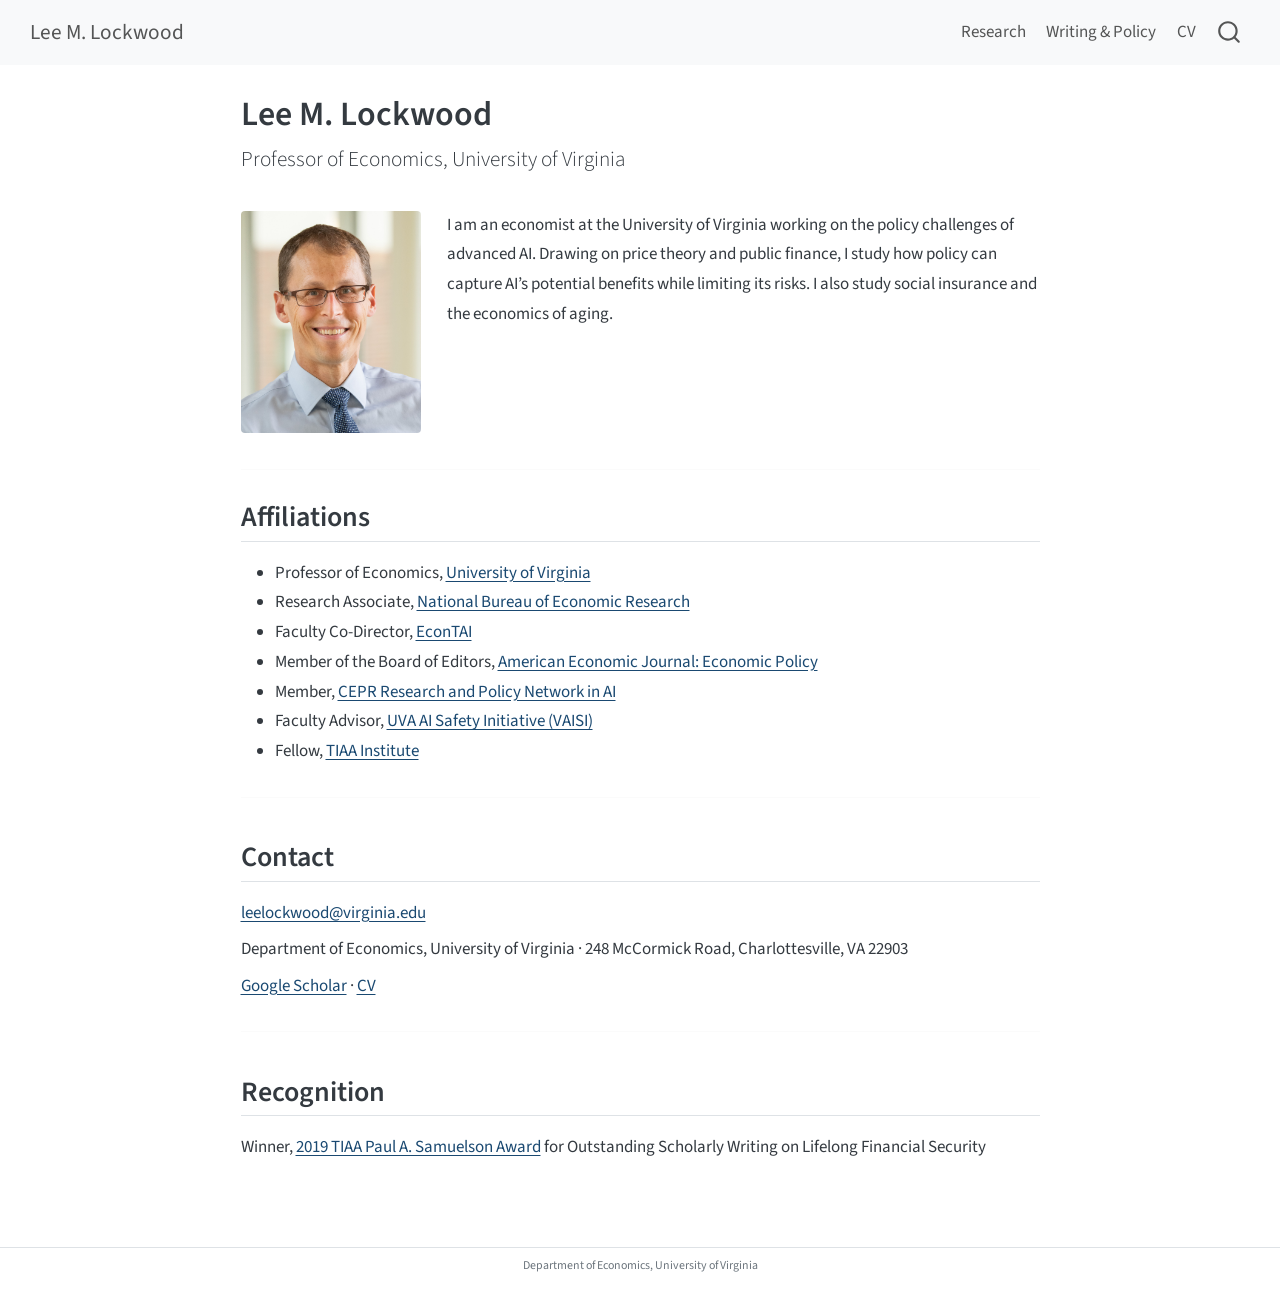
<file: index.html>
<!DOCTYPE html>
<html xmlns="http://www.w3.org/1999/xhtml" lang="en" xml:lang="en"><head>

<meta charset="utf-8">
<meta name="generator" content="quarto-1.9.38">

<meta name="viewport" content="width=device-width, initial-scale=1.0, user-scalable=yes">


<title>Lee Lockwood — Professor of Economics, University of Virginia – Lee M. Lockwood</title>
<style>
/* Default styles provided by pandoc.
** See https://pandoc.org/MANUAL.html#variables-for-html for config info.
*/
code{white-space: pre-wrap;}
span.smallcaps{font-variant: small-caps;}
div.columns{display: flex; gap: min(4vw, 1.5em);}
div.column{flex: auto; overflow-x: auto;}
div.hanging-indent{margin-left: 1.5em; text-indent: -1.5em;}
ul.task-list{list-style: none;}
ul.task-list li input[type="checkbox"] {
  width: 0.8em;
  margin: 0 0.8em 0.2em -1em; /* quarto-specific, see https://github.com/quarto-dev/quarto-cli/issues/4556 */ 
  vertical-align: middle;
}
</style>


<script src="site_libs/quarto-nav/quarto-nav.js"></script>
<script src="site_libs/clipboard/clipboard.min.js"></script>
<script src="site_libs/quarto-search/autocomplete.umd.js"></script>
<script src="site_libs/quarto-search/fuse.min.js"></script>
<script src="site_libs/quarto-search/quarto-search.js"></script>
<meta name="quarto:offset" content="./">
<script src="site_libs/quarto-html/quarto.js" type="module"></script>
<script src="site_libs/quarto-html/tabsets/tabsets.js" type="module"></script>
<script src="site_libs/quarto-html/popper.min.js"></script>
<script src="site_libs/quarto-html/tippy.umd.min.js"></script>
<script src="site_libs/quarto-html/anchor.min.js"></script>
<link href="site_libs/quarto-html/tippy.css" rel="stylesheet">
<link href="site_libs/quarto-html/quarto-syntax-highlighting-15634bcf2e68342d4ad2dfa704d543f6.css" rel="stylesheet" id="quarto-text-highlighting-styles">
<script src="site_libs/bootstrap/bootstrap.min.js"></script>
<link href="site_libs/bootstrap/bootstrap-icons.css" rel="stylesheet">
<link href="site_libs/bootstrap/bootstrap-bba5ebae505b5c03f3f0d8040a416a6b.min.css" rel="stylesheet" append-hash="true" id="quarto-bootstrap" data-mode="light">
<script id="quarto-search-options" type="application/json">{
  "location": "navbar",
  "copy-button": false,
  "collapse-after": 3,
  "panel-placement": "end",
  "type": "overlay",
  "limit": 50,
  "keyboard-shortcut": [
    "f",
    "/",
    "s"
  ],
  "show-item-context": false,
  "language": {
    "search-no-results-text": "No results",
    "search-matching-documents-text": "matching documents",
    "search-copy-link-title": "Copy link to search",
    "search-hide-matches-text": "Hide additional matches",
    "search-more-match-text": "more match in this document",
    "search-more-matches-text": "more matches in this document",
    "search-clear-button-title": "Clear",
    "search-text-placeholder": "",
    "search-detached-cancel-button-title": "Cancel",
    "search-submit-button-title": "Submit",
    "search-label": "Search"
  }
}</script>
<style>html{ scroll-behavior: smooth; }</style>


<link rel="stylesheet" href="styles.css">
<meta property="og:title" content="Lee Lockwood — Professor of Economics, University of Virginia">
<meta property="og:description" content="Professor of Economics, University of Virginia">
<meta property="og:image" content="https://leemlockwood.com/photo.jpg">
<meta property="og:site_name" content="Lee M. Lockwood">
<meta property="og:image:alt" content="Lee M. Lockwood">
<meta name="twitter:title" content="Lee Lockwood — Professor of Economics, University of Virginia">
<meta name="twitter:description" content="Professor of Economics, University of Virginia">
<meta name="twitter:image" content="https://leemlockwood.com/photo.jpg">
<meta name="twitter:image:alt" content="Lee M. Lockwood">
<meta name="twitter:card" content="summary_large_image">
</head>

<body class="nav-fixed fullcontent quarto-light">

<div id="quarto-search-results"></div>
  <header id="quarto-header" class="headroom fixed-top">
    <nav class="navbar navbar-expand-lg " data-bs-theme="dark">
      <div class="navbar-container container-fluid">
      <div class="navbar-brand-container mx-auto">
    <a class="navbar-brand" href="./index.html">
    <span class="navbar-title">Lee M. Lockwood</span>
    </a>
  </div>
            <div id="quarto-search" class="" title="Search"></div>
          <button class="navbar-toggler" type="button" data-bs-toggle="collapse" data-bs-target="#navbarCollapse" aria-controls="navbarCollapse" role="menu" aria-expanded="false" aria-label="Toggle navigation" onclick="if (window.quartoToggleHeadroom) { window.quartoToggleHeadroom(); }">
  <span class="navbar-toggler-icon"></span>
</button>
          <div class="collapse navbar-collapse" id="navbarCollapse">
            <ul class="navbar-nav navbar-nav-scroll ms-auto">
  <li class="nav-item">
    <a class="nav-link" href="./research.html"> 
<span class="menu-text">Research</span></a>
  </li>  
  <li class="nav-item">
    <a class="nav-link" href="./writing.html"> 
<span class="menu-text">Writing &amp; Policy</span></a>
  </li>  
  <li class="nav-item">
    <a class="nav-link" href="./cv.html"> 
<span class="menu-text">CV</span></a>
  </li>  
</ul>
          </div> <!-- /navcollapse -->
            <div class="quarto-navbar-tools">
</div>
      </div> <!-- /container-fluid -->
    </nav>
</header>
<!-- content -->
<div id="quarto-content" class="quarto-container page-columns page-rows-contents page-layout-article page-navbar">
<!-- sidebar -->
<!-- margin-sidebar -->
    
<!-- main -->
<main class="content" id="quarto-document-content">

<header id="title-block-header" class="quarto-title-block default">
<div class="quarto-title">
<h1 class="title">Lee M. Lockwood</h1>
<p class="subtitle lead">Professor of Economics, University of Virginia</p>
</div>



<div class="quarto-title-meta">

    
  
    
  </div>
  


</header>


<div class="grid">
<div class="g-col-12 g-col-md-3">
<p><img src="photo.jpg" class="img-fluid" style="border-radius:4px;;width:100.0%" alt="Lee M. Lockwood"></p>
</div>
<div class="g-col-12 g-col-md-9">
<p>I am an economist at the University of Virginia working on the policy challenges of advanced AI. Drawing on price theory and public finance, I study how policy can capture AI’s potential benefits while limiting its risks. I also study social insurance and the economics of aging. <!-- **PhD, Economics, University of Chicago** --></p>
</div>
</div>
<hr>
<section id="affiliations" class="level2">
<h2 class="anchored" data-anchor-id="affiliations">Affiliations</h2>
<ul>
<li>Professor of Economics, <a href="https://economics.virginia.edu/people/lee-lockwood">University of Virginia</a></li>
<li>Research Associate, <a href="https://www.nber.org">National Bureau of Economic Research</a></li>
<li>Faculty Co-Director, <a href="https://econtai.org">EconTAI</a></li>
<li>Member of the Board of Editors, <a href="https://www.aeaweb.org/journals/pol">American Economic Journal: Economic Policy</a></li>
<li>Member, <a href="https://cepr.org/research/research-policy-networks/artificial-intelligence">CEPR Research and Policy Network in AI</a></li>
<li>Faculty Advisor, <a href="https://vaisi.org">UVA AI Safety Initiative (VAISI)</a></li>
<li>Fellow, <a href="https://www.tiaa.org/public/institute/about/fellows">TIAA Institute</a></li>
</ul>
<hr>
</section>
<section id="contact" class="level2">
<h2 class="anchored" data-anchor-id="contact">Contact</h2>
<p><a href="mailto:leelockwood@virginia.edu">leelockwood@virginia.edu</a></p>
<p>Department of Economics, University of Virginia · 248 McCormick Road, Charlottesville, VA 22903</p>
<p><a href="https://scholar.google.com/citations?user=7dlv01MAAAAJ&amp;hl=en">Google Scholar</a> · <a href="./cv.html">CV</a> <!-- · Twitter/X --></p>
<hr>
</section>
<section id="recognition" class="level2">
<h2 class="anchored" data-anchor-id="recognition">Recognition</h2>
<p>Winner, <a href="https://www.tiaa.org/public/institute/about/events/2019-tiaa-paul-samuelson-award-ceremony">2019 TIAA Paul A. Samuelson Award</a> for Outstanding Scholarly Writing on Lifelong Financial Security</p>


</section>

</main> <!-- /main -->
<script id="quarto-html-after-body" type="application/javascript">
  window.document.addEventListener("DOMContentLoaded", function (event) {
    const icon = "";
    const anchorJS = new window.AnchorJS();
    anchorJS.options = {
      placement: 'right',
      icon: icon
    };
    anchorJS.add('.anchored');
    const isCodeAnnotation = (el) => {
      for (const clz of el.classList) {
        if (clz.startsWith('code-annotation-')) {                     
          return true;
        }
      }
      return false;
    }
    const onCopySuccess = function(e) {
      // button target
      const button = e.trigger;
      // don't keep focus
      button.blur();
      // flash "checked"
      button.classList.add('code-copy-button-checked');
      var currentTitle = button.getAttribute("title");
      button.setAttribute("title", "Copied!");
      let tooltip;
      if (window.bootstrap) {
        button.setAttribute("data-bs-toggle", "tooltip");
        button.setAttribute("data-bs-placement", "left");
        button.setAttribute("data-bs-title", "Copied!");
        tooltip = new bootstrap.Tooltip(button, 
          { trigger: "manual", 
            customClass: "code-copy-button-tooltip",
            offset: [0, -8]});
        tooltip.show();    
      }
      setTimeout(function() {
        if (tooltip) {
          tooltip.hide();
          button.removeAttribute("data-bs-title");
          button.removeAttribute("data-bs-toggle");
          button.removeAttribute("data-bs-placement");
        }
        button.setAttribute("title", currentTitle);
        button.classList.remove('code-copy-button-checked');
      }, 1000);
      // clear code selection
      e.clearSelection();
    }
    const getTextToCopy = function(trigger) {
      const outerScaffold = trigger.parentElement.cloneNode(true);
      const codeEl = outerScaffold.querySelector('code');
      for (const childEl of codeEl.children) {
        if (isCodeAnnotation(childEl)) {
          childEl.remove();
        }
      }
      return codeEl.innerText;
    }
    const clipboard = new window.ClipboardJS('.code-copy-button:not([data-in-quarto-modal])', {
      text: getTextToCopy
    });
    clipboard.on('success', onCopySuccess);
    if (window.document.getElementById('quarto-embedded-source-code-modal')) {
      const clipboardModal = new window.ClipboardJS('.code-copy-button[data-in-quarto-modal]', {
        text: getTextToCopy,
        container: window.document.getElementById('quarto-embedded-source-code-modal')
      });
      clipboardModal.on('success', onCopySuccess);
    }
      var localhostRegex = new RegExp(/^(?:http|https):\/\/localhost\:?[0-9]*\//);
      var mailtoRegex = new RegExp(/^mailto:/);
        var filterRegex = new RegExp("https:\/\/leemlockwood\.com");
      var isInternal = (href) => {
          return filterRegex.test(href) || localhostRegex.test(href) || mailtoRegex.test(href);
      }
      // Inspect non-navigation links and adorn them if external
     var links = window.document.querySelectorAll('a[href]:not(.nav-link):not(.navbar-brand):not(.toc-action):not(.sidebar-link):not(.sidebar-item-toggle):not(.pagination-link):not(.no-external):not([aria-hidden]):not(.dropdown-item):not(.quarto-navigation-tool):not(.about-link)');
      for (var i=0; i<links.length; i++) {
        const link = links[i];
        if (!isInternal(link.href)) {
          // undo the damage that might have been done by quarto-nav.js in the case of
          // links that we want to consider external
          if (link.dataset.originalHref !== undefined) {
            link.href = link.dataset.originalHref;
          }
            // target, if specified
            link.setAttribute("target", "_blank");
            if (link.getAttribute("rel") === null) {
              link.setAttribute("rel", "noopener");
            }
        }
      }
    function tippyHover(el, contentFn, onTriggerFn, onUntriggerFn) {
      const config = {
        allowHTML: true,
        maxWidth: 500,
        delay: 100,
        arrow: false,
        appendTo: function(el) {
            return el.parentElement;
        },
        interactive: true,
        interactiveBorder: 10,
        theme: 'quarto',
        placement: 'bottom-start',
      };
      if (contentFn) {
        config.content = contentFn;
      }
      if (onTriggerFn) {
        config.onTrigger = onTriggerFn;
      }
      if (onUntriggerFn) {
        config.onUntrigger = onUntriggerFn;
      }
      window.tippy(el, config); 
    }
    const noterefs = window.document.querySelectorAll('a[role="doc-noteref"]');
    for (var i=0; i<noterefs.length; i++) {
      const ref = noterefs[i];
      tippyHover(ref, function() {
        // use id or data attribute instead here
        let href = ref.getAttribute('data-footnote-href') || ref.getAttribute('href');
        try { href = new URL(href).hash; } catch {}
        const id = href.replace(/^#\/?/, "");
        const note = window.document.getElementById(id);
        if (note) {
          return note.innerHTML;
        } else {
          return "";
        }
      });
    }
    const xrefs = window.document.querySelectorAll('a.quarto-xref');
    const processXRef = (id, note) => {
      // Strip column container classes
      const stripColumnClz = (el) => {
        el.classList.remove("page-full", "page-columns");
        if (el.children) {
          for (const child of el.children) {
            stripColumnClz(child);
          }
        }
      }
      stripColumnClz(note)
      if (id === null || id.startsWith('sec-')) {
        // Special case sections, only their first couple elements
        const container = document.createElement("div");
        if (note.children && note.children.length > 2) {
          container.appendChild(note.children[0].cloneNode(true));
          for (let i = 1; i < note.children.length; i++) {
            const child = note.children[i];
            if (child.tagName === "P" && child.innerText === "") {
              continue;
            } else {
              container.appendChild(child.cloneNode(true));
              break;
            }
          }
          if (window.Quarto?.typesetMath) {
            window.Quarto.typesetMath(container);
          }
          return container.innerHTML
        } else {
          if (window.Quarto?.typesetMath) {
            window.Quarto.typesetMath(note);
          }
          return note.innerHTML;
        }
      } else {
        // Remove any anchor links if they are present
        const anchorLink = note.querySelector('a.anchorjs-link');
        if (anchorLink) {
          anchorLink.remove();
        }
        if (window.Quarto?.typesetMath) {
          window.Quarto.typesetMath(note);
        }
        if (note.classList.contains("callout")) {
          return note.outerHTML;
        } else {
          return note.innerHTML;
        }
      }
    }
    for (var i=0; i<xrefs.length; i++) {
      const xref = xrefs[i];
      tippyHover(xref, undefined, function(instance) {
        instance.disable();
        let url = xref.getAttribute('href');
        let hash = undefined; 
        if (url.startsWith('#')) {
          hash = url;
        } else {
          try { hash = new URL(url).hash; } catch {}
        }
        if (hash) {
          const id = hash.replace(/^#\/?/, "");
          const note = window.document.getElementById(id);
          if (note !== null) {
            try {
              const html = processXRef(id, note.cloneNode(true));
              instance.setContent(html);
            } finally {
              instance.enable();
              instance.show();
            }
          } else {
            // See if we can fetch this
            fetch(url.split('#')[0])
            .then(res => res.text())
            .then(html => {
              const parser = new DOMParser();
              const htmlDoc = parser.parseFromString(html, "text/html");
              const note = htmlDoc.getElementById(id);
              if (note !== null) {
                const html = processXRef(id, note);
                instance.setContent(html);
              } 
            }).finally(() => {
              instance.enable();
              instance.show();
            });
          }
        } else {
          // See if we can fetch a full url (with no hash to target)
          // This is a special case and we should probably do some content thinning / targeting
          fetch(url)
          .then(res => res.text())
          .then(html => {
            const parser = new DOMParser();
            const htmlDoc = parser.parseFromString(html, "text/html");
            const note = htmlDoc.querySelector('main.content');
            if (note !== null) {
              // This should only happen for chapter cross references
              // (since there is no id in the URL)
              // remove the first header
              if (note.children.length > 0 && note.children[0].tagName === "HEADER") {
                note.children[0].remove();
              }
              const html = processXRef(null, note);
              instance.setContent(html);
            } 
          }).finally(() => {
            instance.enable();
            instance.show();
          });
        }
      }, function(instance) {
      });
    }
        let selectedAnnoteEl;
        const selectorForAnnotation = ( cell, annotation) => {
          let cellAttr = 'data-code-cell="' + cell + '"';
          let lineAttr = 'data-code-annotation="' +  annotation + '"';
          const selector = 'span[' + cellAttr + '][' + lineAttr + ']';
          return selector;
        }
        const selectCodeLines = (annoteEl) => {
          const doc = window.document;
          const targetCell = annoteEl.getAttribute("data-target-cell");
          const targetAnnotation = annoteEl.getAttribute("data-target-annotation");
          const annoteSpan = window.document.querySelector(selectorForAnnotation(targetCell, targetAnnotation));
          const lines = annoteSpan.getAttribute("data-code-lines").split(",");
          const lineIds = lines.map((line) => {
            return targetCell + "-" + line;
          })
          let top = null;
          let height = null;
          let parent = null;
          if (lineIds.length > 0) {
              //compute the position of the single el (top and bottom and make a div)
              const el = window.document.getElementById(lineIds[0]);
              top = el.offsetTop;
              height = el.offsetHeight;
              parent = el.parentElement.parentElement;
            if (lineIds.length > 1) {
              const lastEl = window.document.getElementById(lineIds[lineIds.length - 1]);
              const bottom = lastEl.offsetTop + lastEl.offsetHeight;
              height = bottom - top;
            }
            if (top !== null && height !== null && parent !== null) {
              // cook up a div (if necessary) and position it 
              let div = window.document.getElementById("code-annotation-line-highlight");
              if (div === null) {
                div = window.document.createElement("div");
                div.setAttribute("id", "code-annotation-line-highlight");
                div.style.position = 'absolute';
                parent.appendChild(div);
              }
              div.style.top = top - 2 + "px";
              div.style.height = height + 4 + "px";
              div.style.left = 0;
              let gutterDiv = window.document.getElementById("code-annotation-line-highlight-gutter");
              if (gutterDiv === null) {
                gutterDiv = window.document.createElement("div");
                gutterDiv.setAttribute("id", "code-annotation-line-highlight-gutter");
                gutterDiv.style.position = 'absolute';
                const codeCell = window.document.getElementById(targetCell);
                const gutter = codeCell.querySelector('.code-annotation-gutter');
                gutter.appendChild(gutterDiv);
              }
              gutterDiv.style.top = top - 2 + "px";
              gutterDiv.style.height = height + 4 + "px";
            }
            selectedAnnoteEl = annoteEl;
          }
        };
        const unselectCodeLines = () => {
          const elementsIds = ["code-annotation-line-highlight", "code-annotation-line-highlight-gutter"];
          elementsIds.forEach((elId) => {
            const div = window.document.getElementById(elId);
            if (div) {
              div.remove();
            }
          });
          selectedAnnoteEl = undefined;
        };
          // Handle positioning of the toggle
      window.addEventListener(
        "resize",
        throttle(() => {
          elRect = undefined;
          if (selectedAnnoteEl) {
            selectCodeLines(selectedAnnoteEl);
          }
        }, 10)
      );
      function throttle(fn, ms) {
      let throttle = false;
      let timer;
        return (...args) => {
          if(!throttle) { // first call gets through
              fn.apply(this, args);
              throttle = true;
          } else { // all the others get throttled
              if(timer) clearTimeout(timer); // cancel #2
              timer = setTimeout(() => {
                fn.apply(this, args);
                timer = throttle = false;
              }, ms);
          }
        };
      }
        // Attach click handler to the DT
        const annoteDls = window.document.querySelectorAll('dt[data-target-cell]');
        for (const annoteDlNode of annoteDls) {
          annoteDlNode.addEventListener('click', (event) => {
            const clickedEl = event.target;
            if (clickedEl !== selectedAnnoteEl) {
              unselectCodeLines();
              const activeEl = window.document.querySelector('dt[data-target-cell].code-annotation-active');
              if (activeEl) {
                activeEl.classList.remove('code-annotation-active');
              }
              selectCodeLines(clickedEl);
              clickedEl.classList.add('code-annotation-active');
            } else {
              // Unselect the line
              unselectCodeLines();
              clickedEl.classList.remove('code-annotation-active');
            }
          });
        }
    const findCites = (el) => {
      const parentEl = el.parentElement;
      if (parentEl) {
        const cites = parentEl.dataset.cites;
        if (cites) {
          return {
            el,
            cites: cites.split(' ')
          };
        } else {
          return findCites(el.parentElement)
        }
      } else {
        return undefined;
      }
    };
    var bibliorefs = window.document.querySelectorAll('a[role="doc-biblioref"]');
    for (var i=0; i<bibliorefs.length; i++) {
      const ref = bibliorefs[i];
      const citeInfo = findCites(ref);
      if (citeInfo) {
        tippyHover(citeInfo.el, function() {
          var popup = window.document.createElement('div');
          citeInfo.cites.forEach(function(cite) {
            var citeDiv = window.document.createElement('div');
            citeDiv.classList.add('hanging-indent');
            citeDiv.classList.add('csl-entry');
            var biblioDiv = window.document.getElementById('ref-' + cite);
            if (biblioDiv) {
              citeDiv.innerHTML = biblioDiv.innerHTML;
            }
            popup.appendChild(citeDiv);
          });
          return popup.innerHTML;
        });
      }
    }
  });
  </script>
</div> <!-- /content -->
<footer class="footer">
  <div class="nav-footer">
    <div class="nav-footer-left">
      &nbsp;
    </div>   
    <div class="nav-footer-center">
<p>Department of Economics, University of Virginia</p>
</div>
    <div class="nav-footer-right">
      &nbsp;
    </div>
  </div>
</footer>




<script src="site_libs/quarto-html/zenscroll-min.js"></script>
</body></html>
</file>
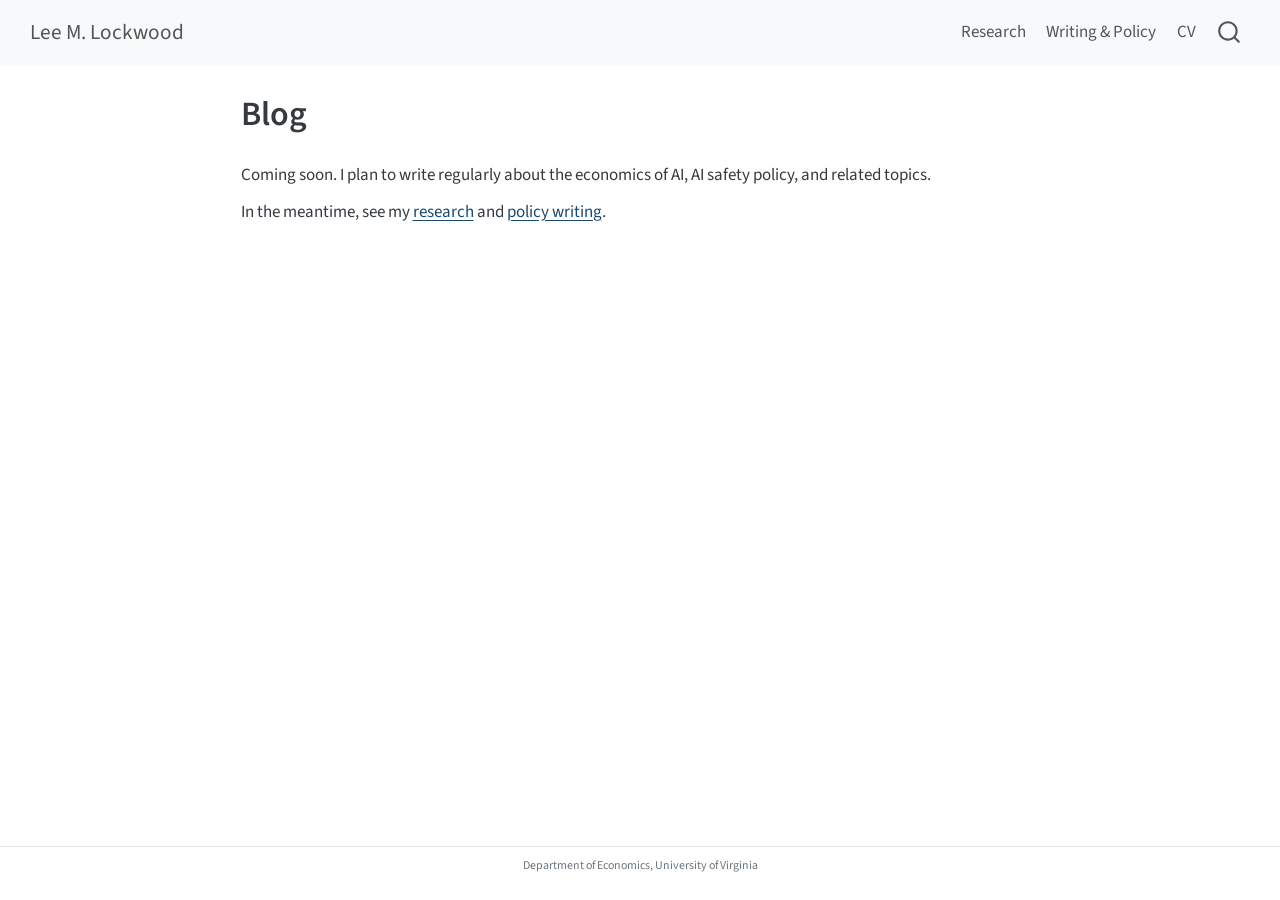
<file: blog/index.html>
<!DOCTYPE html>
<html xmlns="http://www.w3.org/1999/xhtml" lang="en" xml:lang="en"><head>

<meta charset="utf-8">
<meta name="generator" content="quarto-1.9.38">

<meta name="viewport" content="width=device-width, initial-scale=1.0, user-scalable=yes">


<title>Blog – Lee M. Lockwood</title>
<style>
/* Default styles provided by pandoc.
** See https://pandoc.org/MANUAL.html#variables-for-html for config info.
*/
code{white-space: pre-wrap;}
span.smallcaps{font-variant: small-caps;}
div.columns{display: flex; gap: min(4vw, 1.5em);}
div.column{flex: auto; overflow-x: auto;}
div.hanging-indent{margin-left: 1.5em; text-indent: -1.5em;}
ul.task-list{list-style: none;}
ul.task-list li input[type="checkbox"] {
  width: 0.8em;
  margin: 0 0.8em 0.2em -1em; /* quarto-specific, see https://github.com/quarto-dev/quarto-cli/issues/4556 */ 
  vertical-align: middle;
}
</style>


<script src="../site_libs/quarto-nav/quarto-nav.js"></script>
<script src="../site_libs/clipboard/clipboard.min.js"></script>
<script src="../site_libs/quarto-search/autocomplete.umd.js"></script>
<script src="../site_libs/quarto-search/fuse.min.js"></script>
<script src="../site_libs/quarto-search/quarto-search.js"></script>
<meta name="quarto:offset" content="../">
<script src="../site_libs/quarto-html/quarto.js" type="module"></script>
<script src="../site_libs/quarto-html/tabsets/tabsets.js" type="module"></script>
<script src="../site_libs/quarto-html/popper.min.js"></script>
<script src="../site_libs/quarto-html/tippy.umd.min.js"></script>
<script src="../site_libs/quarto-html/anchor.min.js"></script>
<link href="../site_libs/quarto-html/tippy.css" rel="stylesheet">
<link href="../site_libs/quarto-html/quarto-syntax-highlighting-15634bcf2e68342d4ad2dfa704d543f6.css" rel="stylesheet" id="quarto-text-highlighting-styles">
<script src="../site_libs/bootstrap/bootstrap.min.js"></script>
<link href="../site_libs/bootstrap/bootstrap-icons.css" rel="stylesheet">
<link href="../site_libs/bootstrap/bootstrap-bba5ebae505b5c03f3f0d8040a416a6b.min.css" rel="stylesheet" append-hash="true" id="quarto-bootstrap" data-mode="light">
<script id="quarto-search-options" type="application/json">{
  "location": "navbar",
  "copy-button": false,
  "collapse-after": 3,
  "panel-placement": "end",
  "type": "overlay",
  "limit": 50,
  "keyboard-shortcut": [
    "f",
    "/",
    "s"
  ],
  "show-item-context": false,
  "language": {
    "search-no-results-text": "No results",
    "search-matching-documents-text": "matching documents",
    "search-copy-link-title": "Copy link to search",
    "search-hide-matches-text": "Hide additional matches",
    "search-more-match-text": "more match in this document",
    "search-more-matches-text": "more matches in this document",
    "search-clear-button-title": "Clear",
    "search-text-placeholder": "",
    "search-detached-cancel-button-title": "Cancel",
    "search-submit-button-title": "Submit",
    "search-label": "Search"
  }
}</script>
<style>html{ scroll-behavior: smooth; }</style>


<link rel="stylesheet" href="../styles.css">
<meta property="og:title" content="Blog – Lee M. Lockwood">
<meta property="og:description" content="Professor of Economics, University of Virginia. Research on AI economics, public finance, and social insurance.">
<meta property="og:site_name" content="Lee M. Lockwood">
<meta name="twitter:title" content="Blog – Lee M. Lockwood">
<meta name="twitter:description" content="Professor of Economics, University of Virginia. Research on AI economics, public finance, and social insurance.">
<meta name="twitter:card" content="summary">
</head>

<body class="nav-fixed fullcontent quarto-light">

<div id="quarto-search-results"></div>
  <header id="quarto-header" class="headroom fixed-top">
    <nav class="navbar navbar-expand-lg " data-bs-theme="dark">
      <div class="navbar-container container-fluid">
      <div class="navbar-brand-container mx-auto">
    <a class="navbar-brand" href="../index.html">
    <span class="navbar-title">Lee M. Lockwood</span>
    </a>
  </div>
            <div id="quarto-search" class="" title="Search"></div>
          <button class="navbar-toggler" type="button" data-bs-toggle="collapse" data-bs-target="#navbarCollapse" aria-controls="navbarCollapse" role="menu" aria-expanded="false" aria-label="Toggle navigation" onclick="if (window.quartoToggleHeadroom) { window.quartoToggleHeadroom(); }">
  <span class="navbar-toggler-icon"></span>
</button>
          <div class="collapse navbar-collapse" id="navbarCollapse">
            <ul class="navbar-nav navbar-nav-scroll ms-auto">
  <li class="nav-item">
    <a class="nav-link" href="../research.html"> 
<span class="menu-text">Research</span></a>
  </li>  
  <li class="nav-item">
    <a class="nav-link" href="../writing.html"> 
<span class="menu-text">Writing &amp; Policy</span></a>
  </li>  
  <li class="nav-item">
    <a class="nav-link" href="../cv.html"> 
<span class="menu-text">CV</span></a>
  </li>  
</ul>
          </div> <!-- /navcollapse -->
            <div class="quarto-navbar-tools">
</div>
      </div> <!-- /container-fluid -->
    </nav>
</header>
<!-- content -->
<div id="quarto-content" class="quarto-container page-columns page-rows-contents page-layout-article page-navbar">
<!-- sidebar -->
<!-- margin-sidebar -->
    
<!-- main -->
<main class="content" id="quarto-document-content">

<header id="title-block-header" class="quarto-title-block default">
<div class="quarto-title">
<h1 class="title">Blog</h1>
</div>



<div class="quarto-title-meta">

    
  
    
  </div>
  


</header>


<p>Coming soon. I plan to write regularly about the economics of AI, AI safety policy, and related topics.</p>
<p>In the meantime, see my <a href="../research.html">research</a> and <a href="../writing.html">policy writing</a>.</p>



</main> <!-- /main -->
<script id="quarto-html-after-body" type="application/javascript">
  window.document.addEventListener("DOMContentLoaded", function (event) {
    const icon = "";
    const anchorJS = new window.AnchorJS();
    anchorJS.options = {
      placement: 'right',
      icon: icon
    };
    anchorJS.add('.anchored');
    const isCodeAnnotation = (el) => {
      for (const clz of el.classList) {
        if (clz.startsWith('code-annotation-')) {                     
          return true;
        }
      }
      return false;
    }
    const onCopySuccess = function(e) {
      // button target
      const button = e.trigger;
      // don't keep focus
      button.blur();
      // flash "checked"
      button.classList.add('code-copy-button-checked');
      var currentTitle = button.getAttribute("title");
      button.setAttribute("title", "Copied!");
      let tooltip;
      if (window.bootstrap) {
        button.setAttribute("data-bs-toggle", "tooltip");
        button.setAttribute("data-bs-placement", "left");
        button.setAttribute("data-bs-title", "Copied!");
        tooltip = new bootstrap.Tooltip(button, 
          { trigger: "manual", 
            customClass: "code-copy-button-tooltip",
            offset: [0, -8]});
        tooltip.show();    
      }
      setTimeout(function() {
        if (tooltip) {
          tooltip.hide();
          button.removeAttribute("data-bs-title");
          button.removeAttribute("data-bs-toggle");
          button.removeAttribute("data-bs-placement");
        }
        button.setAttribute("title", currentTitle);
        button.classList.remove('code-copy-button-checked');
      }, 1000);
      // clear code selection
      e.clearSelection();
    }
    const getTextToCopy = function(trigger) {
      const outerScaffold = trigger.parentElement.cloneNode(true);
      const codeEl = outerScaffold.querySelector('code');
      for (const childEl of codeEl.children) {
        if (isCodeAnnotation(childEl)) {
          childEl.remove();
        }
      }
      return codeEl.innerText;
    }
    const clipboard = new window.ClipboardJS('.code-copy-button:not([data-in-quarto-modal])', {
      text: getTextToCopy
    });
    clipboard.on('success', onCopySuccess);
    if (window.document.getElementById('quarto-embedded-source-code-modal')) {
      const clipboardModal = new window.ClipboardJS('.code-copy-button[data-in-quarto-modal]', {
        text: getTextToCopy,
        container: window.document.getElementById('quarto-embedded-source-code-modal')
      });
      clipboardModal.on('success', onCopySuccess);
    }
      var localhostRegex = new RegExp(/^(?:http|https):\/\/localhost\:?[0-9]*\//);
      var mailtoRegex = new RegExp(/^mailto:/);
        var filterRegex = new RegExp("https:\/\/leemlockwood\.com");
      var isInternal = (href) => {
          return filterRegex.test(href) || localhostRegex.test(href) || mailtoRegex.test(href);
      }
      // Inspect non-navigation links and adorn them if external
     var links = window.document.querySelectorAll('a[href]:not(.nav-link):not(.navbar-brand):not(.toc-action):not(.sidebar-link):not(.sidebar-item-toggle):not(.pagination-link):not(.no-external):not([aria-hidden]):not(.dropdown-item):not(.quarto-navigation-tool):not(.about-link)');
      for (var i=0; i<links.length; i++) {
        const link = links[i];
        if (!isInternal(link.href)) {
          // undo the damage that might have been done by quarto-nav.js in the case of
          // links that we want to consider external
          if (link.dataset.originalHref !== undefined) {
            link.href = link.dataset.originalHref;
          }
            // target, if specified
            link.setAttribute("target", "_blank");
            if (link.getAttribute("rel") === null) {
              link.setAttribute("rel", "noopener");
            }
        }
      }
    function tippyHover(el, contentFn, onTriggerFn, onUntriggerFn) {
      const config = {
        allowHTML: true,
        maxWidth: 500,
        delay: 100,
        arrow: false,
        appendTo: function(el) {
            return el.parentElement;
        },
        interactive: true,
        interactiveBorder: 10,
        theme: 'quarto',
        placement: 'bottom-start',
      };
      if (contentFn) {
        config.content = contentFn;
      }
      if (onTriggerFn) {
        config.onTrigger = onTriggerFn;
      }
      if (onUntriggerFn) {
        config.onUntrigger = onUntriggerFn;
      }
      window.tippy(el, config); 
    }
    const noterefs = window.document.querySelectorAll('a[role="doc-noteref"]');
    for (var i=0; i<noterefs.length; i++) {
      const ref = noterefs[i];
      tippyHover(ref, function() {
        // use id or data attribute instead here
        let href = ref.getAttribute('data-footnote-href') || ref.getAttribute('href');
        try { href = new URL(href).hash; } catch {}
        const id = href.replace(/^#\/?/, "");
        const note = window.document.getElementById(id);
        if (note) {
          return note.innerHTML;
        } else {
          return "";
        }
      });
    }
    const xrefs = window.document.querySelectorAll('a.quarto-xref');
    const processXRef = (id, note) => {
      // Strip column container classes
      const stripColumnClz = (el) => {
        el.classList.remove("page-full", "page-columns");
        if (el.children) {
          for (const child of el.children) {
            stripColumnClz(child);
          }
        }
      }
      stripColumnClz(note)
      if (id === null || id.startsWith('sec-')) {
        // Special case sections, only their first couple elements
        const container = document.createElement("div");
        if (note.children && note.children.length > 2) {
          container.appendChild(note.children[0].cloneNode(true));
          for (let i = 1; i < note.children.length; i++) {
            const child = note.children[i];
            if (child.tagName === "P" && child.innerText === "") {
              continue;
            } else {
              container.appendChild(child.cloneNode(true));
              break;
            }
          }
          if (window.Quarto?.typesetMath) {
            window.Quarto.typesetMath(container);
          }
          return container.innerHTML
        } else {
          if (window.Quarto?.typesetMath) {
            window.Quarto.typesetMath(note);
          }
          return note.innerHTML;
        }
      } else {
        // Remove any anchor links if they are present
        const anchorLink = note.querySelector('a.anchorjs-link');
        if (anchorLink) {
          anchorLink.remove();
        }
        if (window.Quarto?.typesetMath) {
          window.Quarto.typesetMath(note);
        }
        if (note.classList.contains("callout")) {
          return note.outerHTML;
        } else {
          return note.innerHTML;
        }
      }
    }
    for (var i=0; i<xrefs.length; i++) {
      const xref = xrefs[i];
      tippyHover(xref, undefined, function(instance) {
        instance.disable();
        let url = xref.getAttribute('href');
        let hash = undefined; 
        if (url.startsWith('#')) {
          hash = url;
        } else {
          try { hash = new URL(url).hash; } catch {}
        }
        if (hash) {
          const id = hash.replace(/^#\/?/, "");
          const note = window.document.getElementById(id);
          if (note !== null) {
            try {
              const html = processXRef(id, note.cloneNode(true));
              instance.setContent(html);
            } finally {
              instance.enable();
              instance.show();
            }
          } else {
            // See if we can fetch this
            fetch(url.split('#')[0])
            .then(res => res.text())
            .then(html => {
              const parser = new DOMParser();
              const htmlDoc = parser.parseFromString(html, "text/html");
              const note = htmlDoc.getElementById(id);
              if (note !== null) {
                const html = processXRef(id, note);
                instance.setContent(html);
              } 
            }).finally(() => {
              instance.enable();
              instance.show();
            });
          }
        } else {
          // See if we can fetch a full url (with no hash to target)
          // This is a special case and we should probably do some content thinning / targeting
          fetch(url)
          .then(res => res.text())
          .then(html => {
            const parser = new DOMParser();
            const htmlDoc = parser.parseFromString(html, "text/html");
            const note = htmlDoc.querySelector('main.content');
            if (note !== null) {
              // This should only happen for chapter cross references
              // (since there is no id in the URL)
              // remove the first header
              if (note.children.length > 0 && note.children[0].tagName === "HEADER") {
                note.children[0].remove();
              }
              const html = processXRef(null, note);
              instance.setContent(html);
            } 
          }).finally(() => {
            instance.enable();
            instance.show();
          });
        }
      }, function(instance) {
      });
    }
        let selectedAnnoteEl;
        const selectorForAnnotation = ( cell, annotation) => {
          let cellAttr = 'data-code-cell="' + cell + '"';
          let lineAttr = 'data-code-annotation="' +  annotation + '"';
          const selector = 'span[' + cellAttr + '][' + lineAttr + ']';
          return selector;
        }
        const selectCodeLines = (annoteEl) => {
          const doc = window.document;
          const targetCell = annoteEl.getAttribute("data-target-cell");
          const targetAnnotation = annoteEl.getAttribute("data-target-annotation");
          const annoteSpan = window.document.querySelector(selectorForAnnotation(targetCell, targetAnnotation));
          const lines = annoteSpan.getAttribute("data-code-lines").split(",");
          const lineIds = lines.map((line) => {
            return targetCell + "-" + line;
          })
          let top = null;
          let height = null;
          let parent = null;
          if (lineIds.length > 0) {
              //compute the position of the single el (top and bottom and make a div)
              const el = window.document.getElementById(lineIds[0]);
              top = el.offsetTop;
              height = el.offsetHeight;
              parent = el.parentElement.parentElement;
            if (lineIds.length > 1) {
              const lastEl = window.document.getElementById(lineIds[lineIds.length - 1]);
              const bottom = lastEl.offsetTop + lastEl.offsetHeight;
              height = bottom - top;
            }
            if (top !== null && height !== null && parent !== null) {
              // cook up a div (if necessary) and position it 
              let div = window.document.getElementById("code-annotation-line-highlight");
              if (div === null) {
                div = window.document.createElement("div");
                div.setAttribute("id", "code-annotation-line-highlight");
                div.style.position = 'absolute';
                parent.appendChild(div);
              }
              div.style.top = top - 2 + "px";
              div.style.height = height + 4 + "px";
              div.style.left = 0;
              let gutterDiv = window.document.getElementById("code-annotation-line-highlight-gutter");
              if (gutterDiv === null) {
                gutterDiv = window.document.createElement("div");
                gutterDiv.setAttribute("id", "code-annotation-line-highlight-gutter");
                gutterDiv.style.position = 'absolute';
                const codeCell = window.document.getElementById(targetCell);
                const gutter = codeCell.querySelector('.code-annotation-gutter');
                gutter.appendChild(gutterDiv);
              }
              gutterDiv.style.top = top - 2 + "px";
              gutterDiv.style.height = height + 4 + "px";
            }
            selectedAnnoteEl = annoteEl;
          }
        };
        const unselectCodeLines = () => {
          const elementsIds = ["code-annotation-line-highlight", "code-annotation-line-highlight-gutter"];
          elementsIds.forEach((elId) => {
            const div = window.document.getElementById(elId);
            if (div) {
              div.remove();
            }
          });
          selectedAnnoteEl = undefined;
        };
          // Handle positioning of the toggle
      window.addEventListener(
        "resize",
        throttle(() => {
          elRect = undefined;
          if (selectedAnnoteEl) {
            selectCodeLines(selectedAnnoteEl);
          }
        }, 10)
      );
      function throttle(fn, ms) {
      let throttle = false;
      let timer;
        return (...args) => {
          if(!throttle) { // first call gets through
              fn.apply(this, args);
              throttle = true;
          } else { // all the others get throttled
              if(timer) clearTimeout(timer); // cancel #2
              timer = setTimeout(() => {
                fn.apply(this, args);
                timer = throttle = false;
              }, ms);
          }
        };
      }
        // Attach click handler to the DT
        const annoteDls = window.document.querySelectorAll('dt[data-target-cell]');
        for (const annoteDlNode of annoteDls) {
          annoteDlNode.addEventListener('click', (event) => {
            const clickedEl = event.target;
            if (clickedEl !== selectedAnnoteEl) {
              unselectCodeLines();
              const activeEl = window.document.querySelector('dt[data-target-cell].code-annotation-active');
              if (activeEl) {
                activeEl.classList.remove('code-annotation-active');
              }
              selectCodeLines(clickedEl);
              clickedEl.classList.add('code-annotation-active');
            } else {
              // Unselect the line
              unselectCodeLines();
              clickedEl.classList.remove('code-annotation-active');
            }
          });
        }
    const findCites = (el) => {
      const parentEl = el.parentElement;
      if (parentEl) {
        const cites = parentEl.dataset.cites;
        if (cites) {
          return {
            el,
            cites: cites.split(' ')
          };
        } else {
          return findCites(el.parentElement)
        }
      } else {
        return undefined;
      }
    };
    var bibliorefs = window.document.querySelectorAll('a[role="doc-biblioref"]');
    for (var i=0; i<bibliorefs.length; i++) {
      const ref = bibliorefs[i];
      const citeInfo = findCites(ref);
      if (citeInfo) {
        tippyHover(citeInfo.el, function() {
          var popup = window.document.createElement('div');
          citeInfo.cites.forEach(function(cite) {
            var citeDiv = window.document.createElement('div');
            citeDiv.classList.add('hanging-indent');
            citeDiv.classList.add('csl-entry');
            var biblioDiv = window.document.getElementById('ref-' + cite);
            if (biblioDiv) {
              citeDiv.innerHTML = biblioDiv.innerHTML;
            }
            popup.appendChild(citeDiv);
          });
          return popup.innerHTML;
        });
      }
    }
  });
  </script>
</div> <!-- /content -->
<footer class="footer">
  <div class="nav-footer">
    <div class="nav-footer-left">
      &nbsp;
    </div>   
    <div class="nav-footer-center">
<p>Department of Economics, University of Virginia</p>
</div>
    <div class="nav-footer-right">
      &nbsp;
    </div>
  </div>
</footer>




<script src="../site_libs/quarto-html/zenscroll-min.js"></script>
</body></html>
</file>
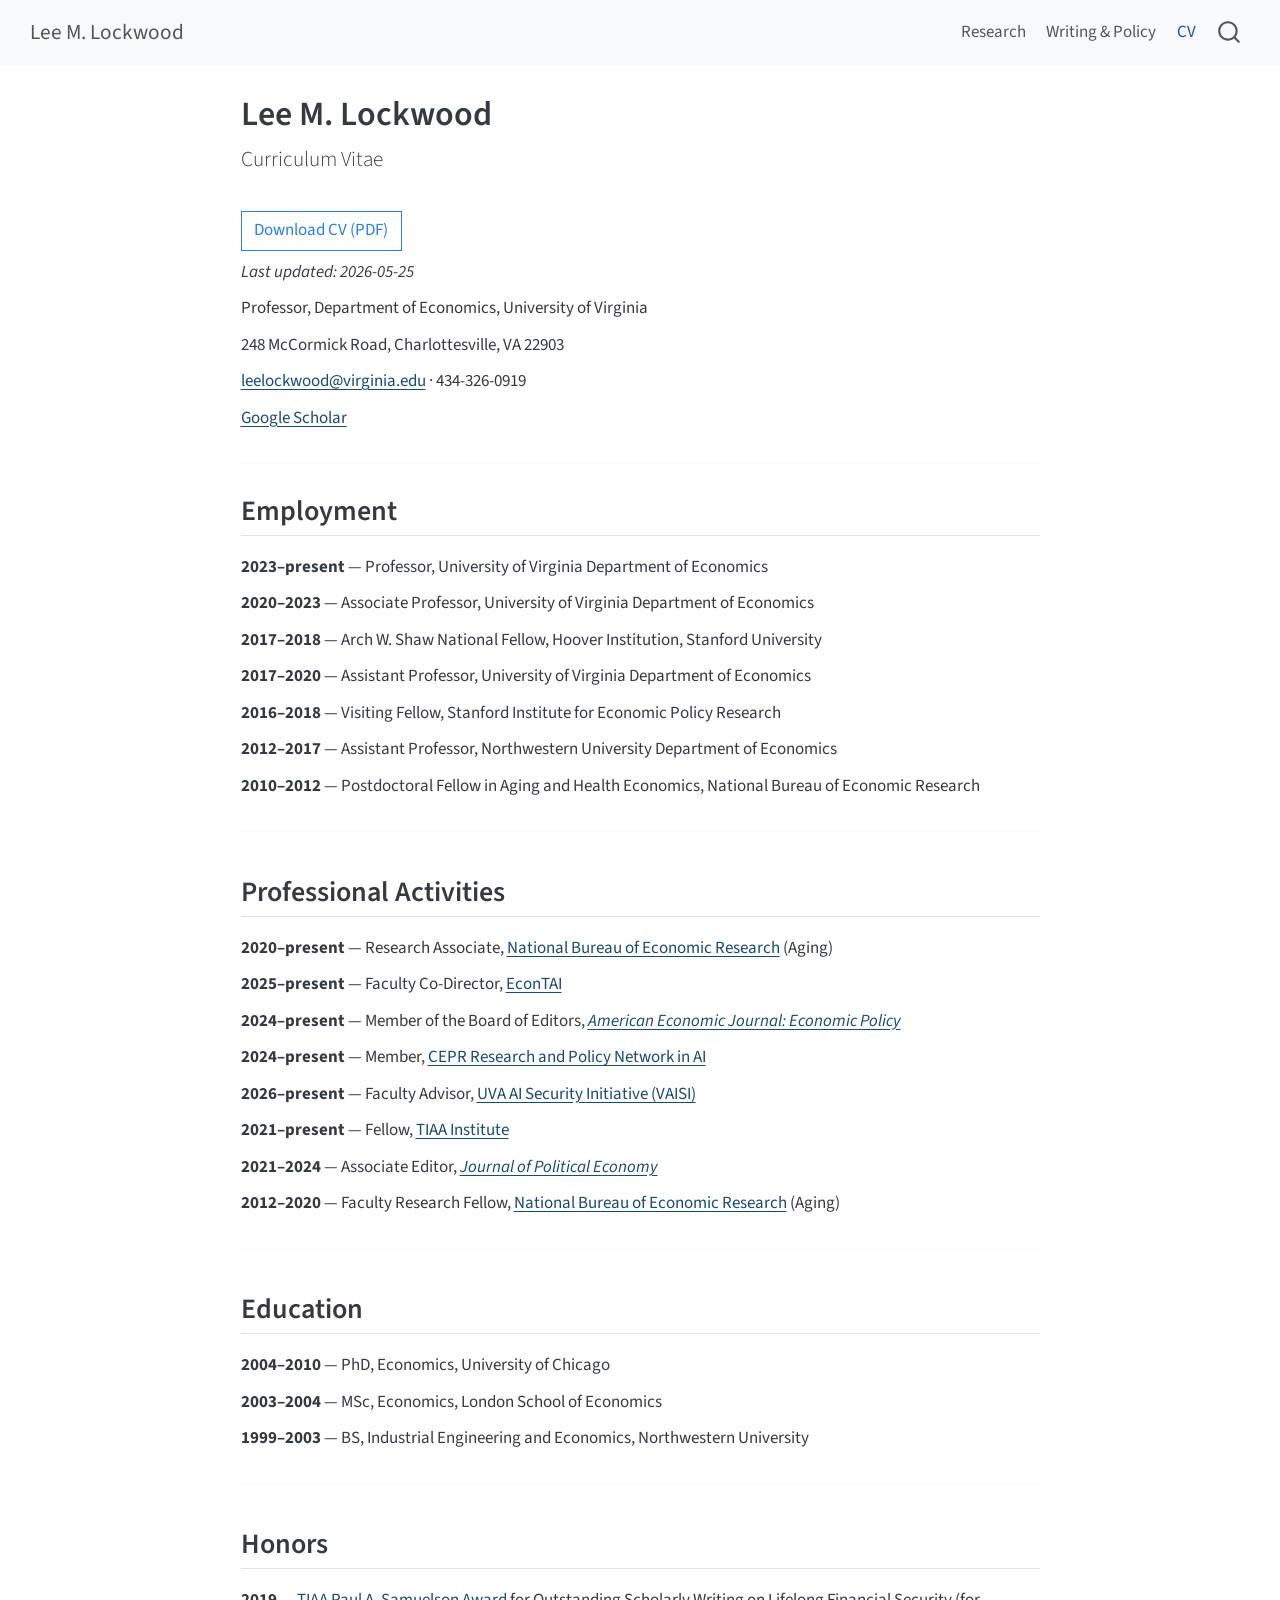
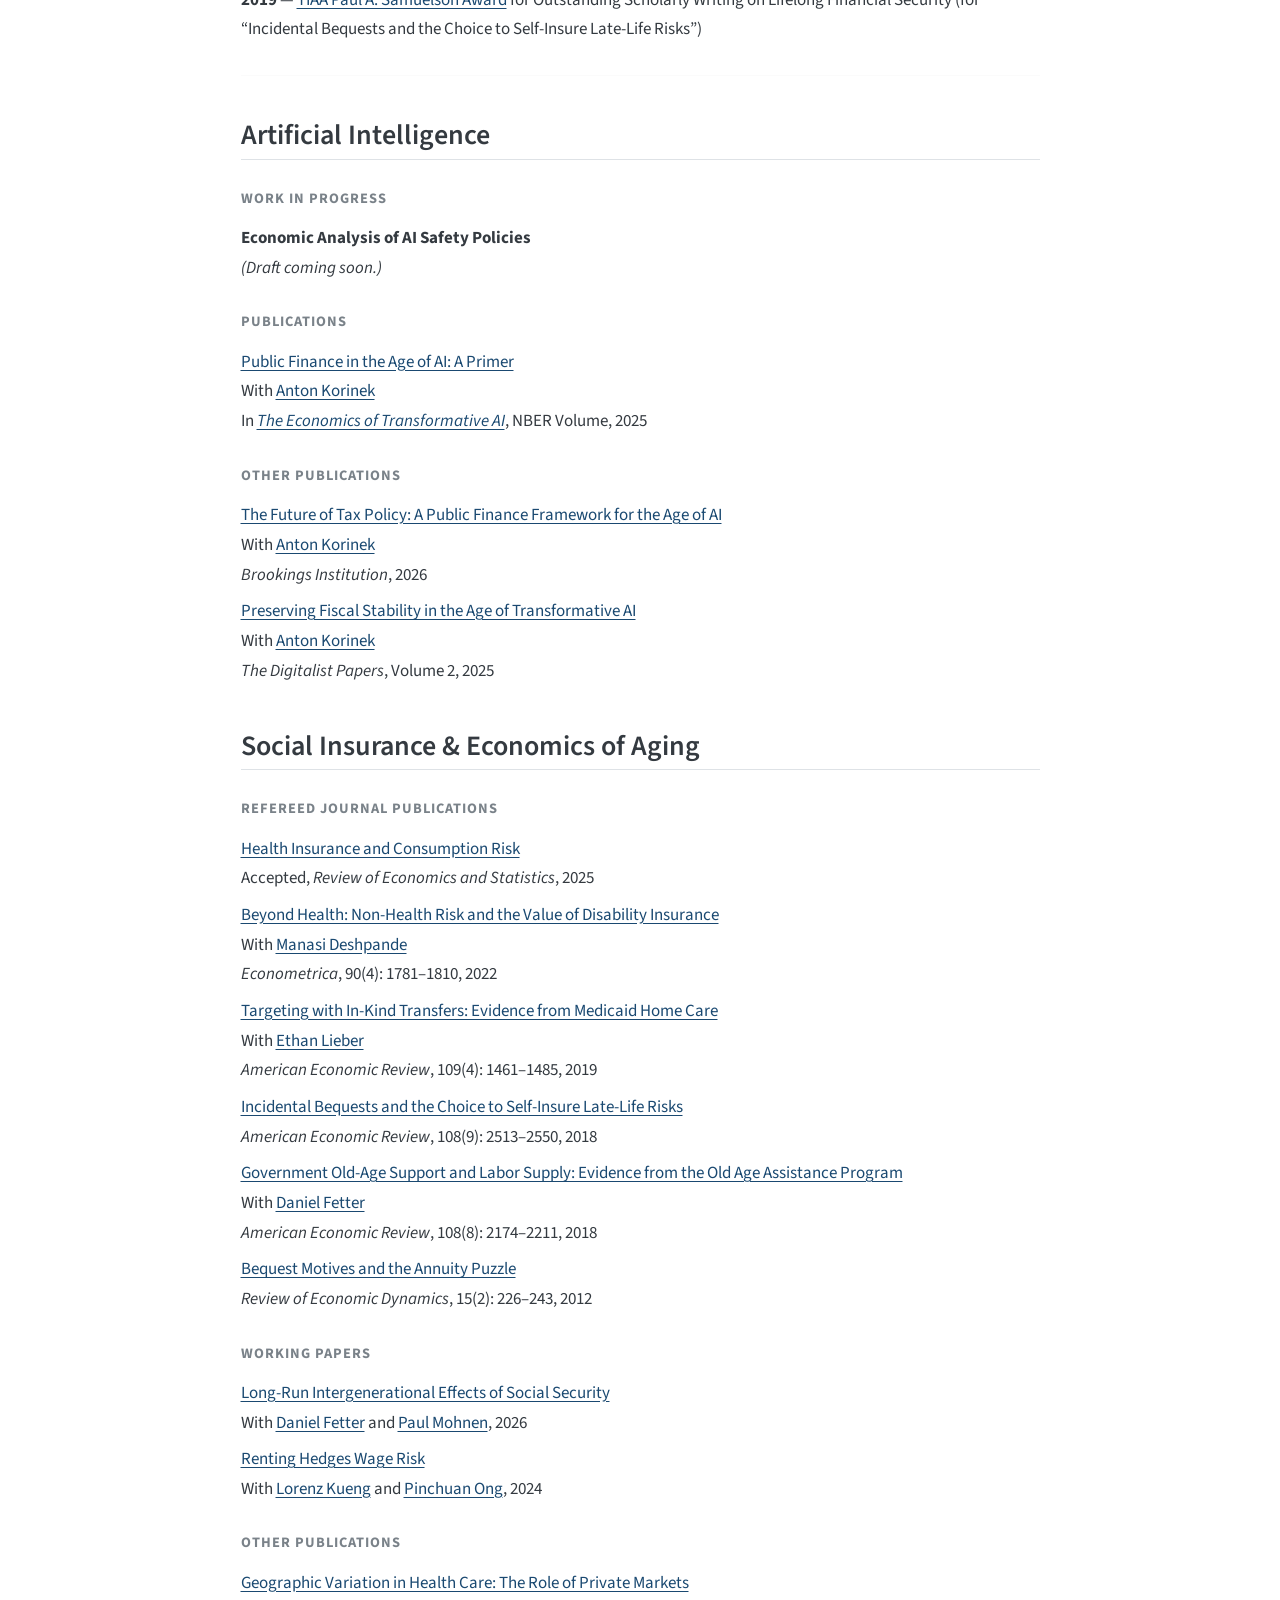
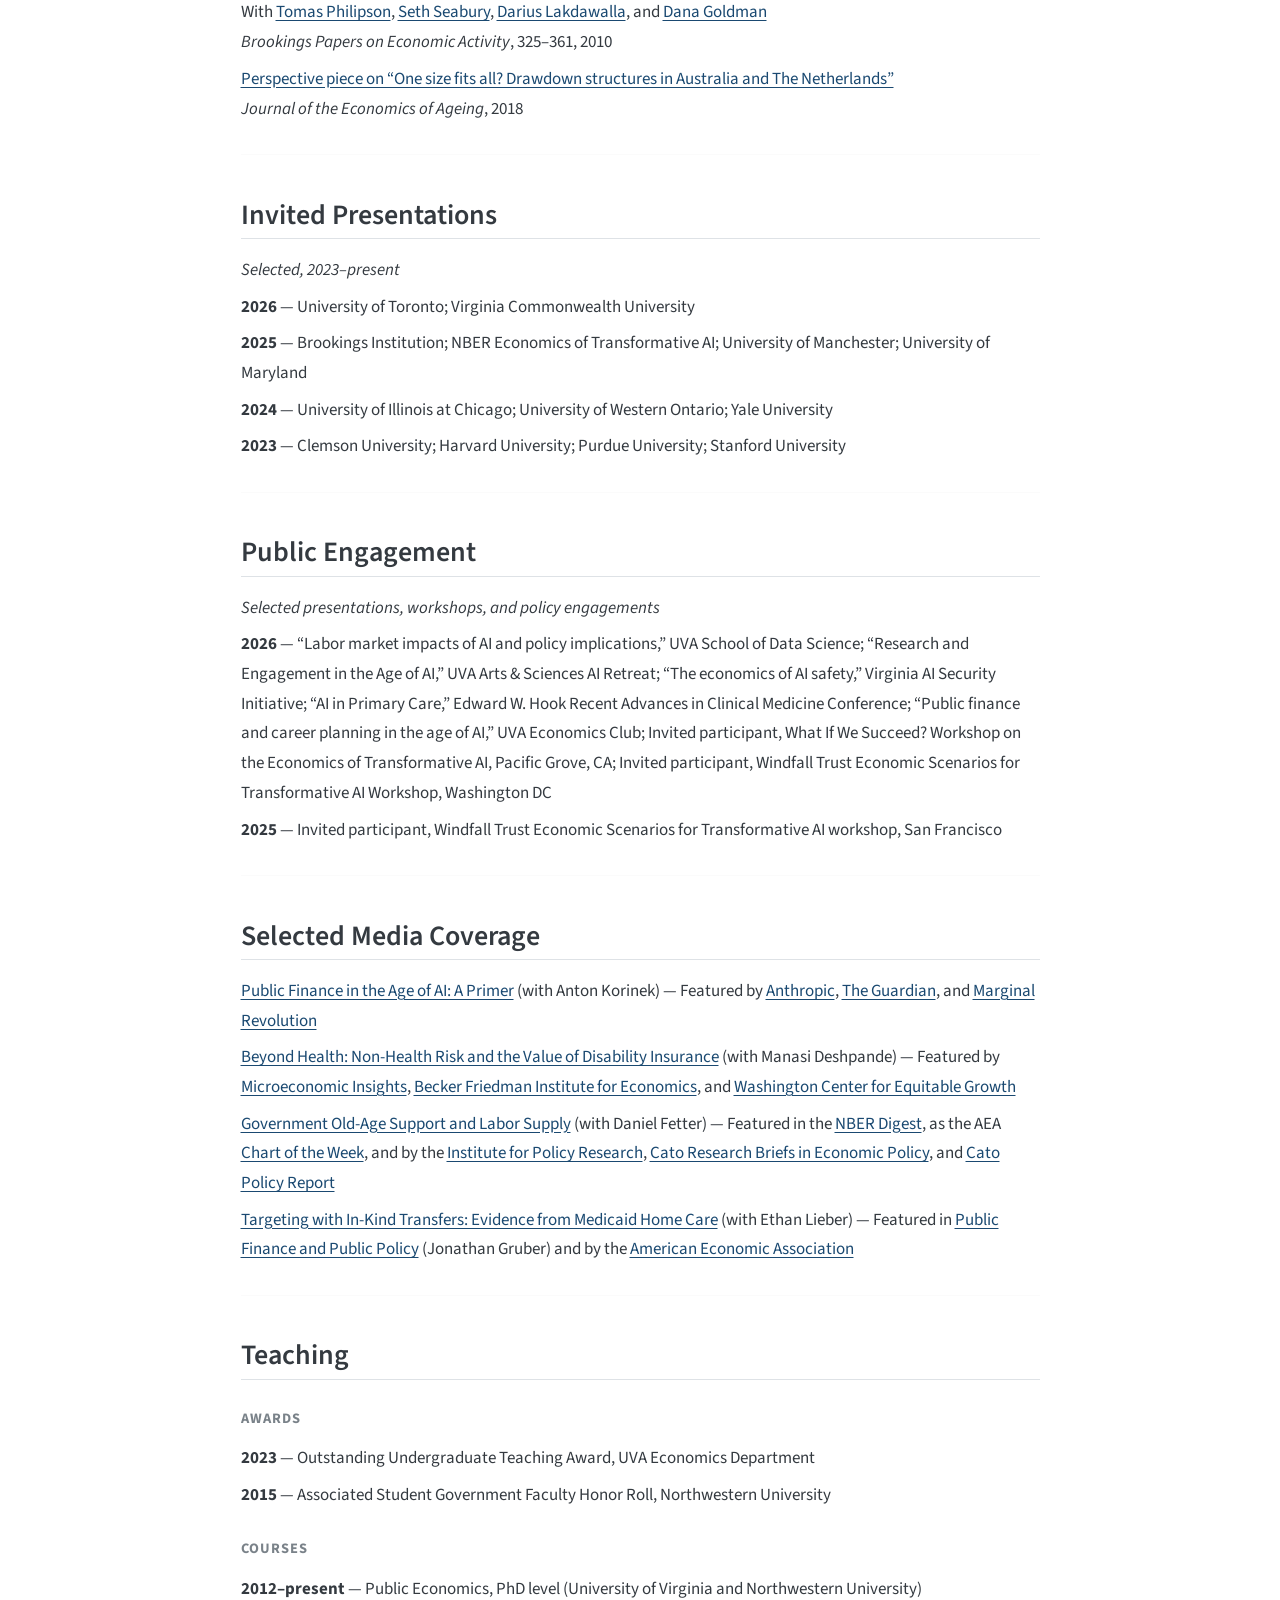
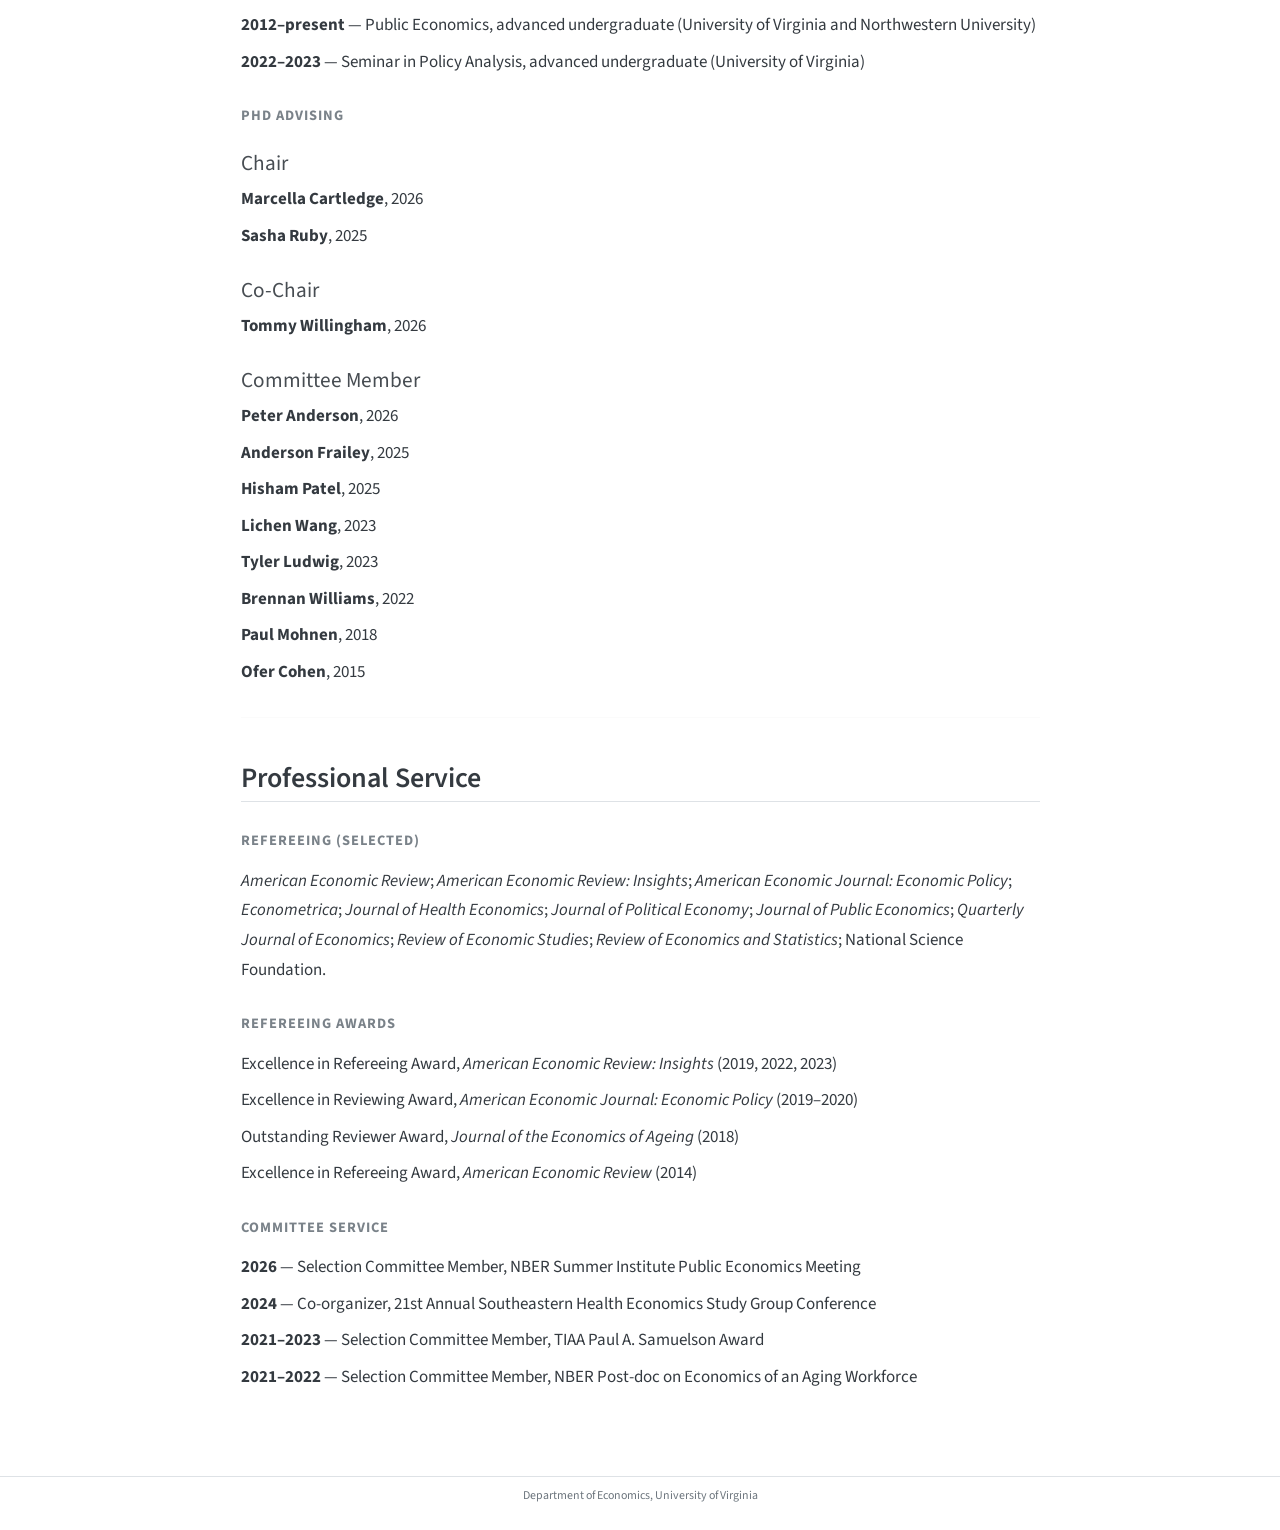
<file: cv.html>
<!DOCTYPE html>
<html xmlns="http://www.w3.org/1999/xhtml" lang="en" xml:lang="en"><head>

<meta charset="utf-8">
<meta name="generator" content="quarto-1.9.38">

<meta name="viewport" content="width=device-width, initial-scale=1.0, user-scalable=yes">


<title>CV — Lee M. Lockwood – Lee M. Lockwood</title>
<style>
/* Default styles provided by pandoc.
** See https://pandoc.org/MANUAL.html#variables-for-html for config info.
*/
code{white-space: pre-wrap;}
span.smallcaps{font-variant: small-caps;}
div.columns{display: flex; gap: min(4vw, 1.5em);}
div.column{flex: auto; overflow-x: auto;}
div.hanging-indent{margin-left: 1.5em; text-indent: -1.5em;}
ul.task-list{list-style: none;}
ul.task-list li input[type="checkbox"] {
  width: 0.8em;
  margin: 0 0.8em 0.2em -1em; /* quarto-specific, see https://github.com/quarto-dev/quarto-cli/issues/4556 */ 
  vertical-align: middle;
}
</style>


<script src="site_libs/quarto-nav/quarto-nav.js"></script>
<script src="site_libs/clipboard/clipboard.min.js"></script>
<script src="site_libs/quarto-search/autocomplete.umd.js"></script>
<script src="site_libs/quarto-search/fuse.min.js"></script>
<script src="site_libs/quarto-search/quarto-search.js"></script>
<meta name="quarto:offset" content="./">
<script src="site_libs/quarto-html/quarto.js" type="module"></script>
<script src="site_libs/quarto-html/tabsets/tabsets.js" type="module"></script>
<script src="site_libs/quarto-html/popper.min.js"></script>
<script src="site_libs/quarto-html/tippy.umd.min.js"></script>
<script src="site_libs/quarto-html/anchor.min.js"></script>
<link href="site_libs/quarto-html/tippy.css" rel="stylesheet">
<link href="site_libs/quarto-html/quarto-syntax-highlighting-15634bcf2e68342d4ad2dfa704d543f6.css" rel="stylesheet" id="quarto-text-highlighting-styles">
<script src="site_libs/bootstrap/bootstrap.min.js"></script>
<link href="site_libs/bootstrap/bootstrap-icons.css" rel="stylesheet">
<link href="site_libs/bootstrap/bootstrap-bba5ebae505b5c03f3f0d8040a416a6b.min.css" rel="stylesheet" append-hash="true" id="quarto-bootstrap" data-mode="light">
<script id="quarto-search-options" type="application/json">{
  "location": "navbar",
  "copy-button": false,
  "collapse-after": 3,
  "panel-placement": "end",
  "type": "overlay",
  "limit": 50,
  "keyboard-shortcut": [
    "f",
    "/",
    "s"
  ],
  "show-item-context": false,
  "language": {
    "search-no-results-text": "No results",
    "search-matching-documents-text": "matching documents",
    "search-copy-link-title": "Copy link to search",
    "search-hide-matches-text": "Hide additional matches",
    "search-more-match-text": "more match in this document",
    "search-more-matches-text": "more matches in this document",
    "search-clear-button-title": "Clear",
    "search-text-placeholder": "",
    "search-detached-cancel-button-title": "Cancel",
    "search-submit-button-title": "Submit",
    "search-label": "Search"
  }
}</script>
<style>html{ scroll-behavior: smooth; }</style>


<link rel="stylesheet" href="styles.css">
<meta property="og:title" content="CV — Lee M. Lockwood">
<meta property="og:description" content="Curriculum Vitae">
<meta property="og:site_name" content="Lee M. Lockwood">
<meta name="twitter:title" content="CV — Lee M. Lockwood">
<meta name="twitter:description" content="Curriculum Vitae">
<meta name="twitter:card" content="summary">
</head>

<body class="nav-fixed fullcontent quarto-light">

<div id="quarto-search-results"></div>
  <header id="quarto-header" class="headroom fixed-top">
    <nav class="navbar navbar-expand-lg " data-bs-theme="dark">
      <div class="navbar-container container-fluid">
      <div class="navbar-brand-container mx-auto">
    <a class="navbar-brand" href="./index.html">
    <span class="navbar-title">Lee M. Lockwood</span>
    </a>
  </div>
            <div id="quarto-search" class="" title="Search"></div>
          <button class="navbar-toggler" type="button" data-bs-toggle="collapse" data-bs-target="#navbarCollapse" aria-controls="navbarCollapse" role="menu" aria-expanded="false" aria-label="Toggle navigation" onclick="if (window.quartoToggleHeadroom) { window.quartoToggleHeadroom(); }">
  <span class="navbar-toggler-icon"></span>
</button>
          <div class="collapse navbar-collapse" id="navbarCollapse">
            <ul class="navbar-nav navbar-nav-scroll ms-auto">
  <li class="nav-item">
    <a class="nav-link" href="./research.html"> 
<span class="menu-text">Research</span></a>
  </li>  
  <li class="nav-item">
    <a class="nav-link" href="./writing.html"> 
<span class="menu-text">Writing &amp; Policy</span></a>
  </li>  
  <li class="nav-item">
    <a class="nav-link active" href="./cv.html" aria-current="page"> 
<span class="menu-text">CV</span></a>
  </li>  
</ul>
          </div> <!-- /navcollapse -->
            <div class="quarto-navbar-tools">
</div>
      </div> <!-- /container-fluid -->
    </nav>
</header>
<!-- content -->
<div id="quarto-content" class="quarto-container page-columns page-rows-contents page-layout-article page-navbar">
<!-- sidebar -->
<!-- margin-sidebar -->
    
<!-- main -->
<main class="content" id="quarto-document-content">

<header id="title-block-header" class="quarto-title-block default">
<div class="quarto-title">
<h1 class="title">Lee M. Lockwood</h1>
<p class="subtitle lead">Curriculum Vitae</p>
</div>



<div class="quarto-title-meta">

    
  
    
  </div>
  


</header>


<p><a href="cv.pdf" class="btn btn-outline-primary">Download CV (PDF)</a></p>
<p><em>Last updated: 2026-05-25</em></p>
<p>Professor, Department of Economics, University of Virginia</p>
<p>248 McCormick Road, Charlottesville, VA 22903</p>
<p><a href="mailto:leelockwood@virginia.edu">leelockwood@virginia.edu</a> · 434-326-0919</p>
<p><a href="https://scholar.google.com/citations?user=7dlv01MAAAAJ&amp;hl=en">Google Scholar</a> <!-- Add when ready: ORCID · NBER author page · IDEAS/RePEc --></p>
<hr>
<section id="employment" class="level2">
<h2 class="anchored" data-anchor-id="employment">Employment</h2>
<p><strong>2023–present</strong> — Professor, University of Virginia Department of Economics</p>
<p><strong>2020–2023</strong> — Associate Professor, University of Virginia Department of Economics</p>
<p><strong>2017–2018</strong> — Arch W. Shaw National Fellow, Hoover Institution, Stanford University</p>
<p><strong>2017–2020</strong> — Assistant Professor, University of Virginia Department of Economics</p>
<p><strong>2016–2018</strong> — Visiting Fellow, Stanford Institute for Economic Policy Research</p>
<p><strong>2012–2017</strong> — Assistant Professor, Northwestern University Department of Economics</p>
<p><strong>2010–2012</strong> — Postdoctoral Fellow in Aging and Health Economics, National Bureau of Economic Research</p>
<hr>
</section>
<section id="professional-activities" class="level2">
<h2 class="anchored" data-anchor-id="professional-activities">Professional Activities</h2>
<p><strong>2020–present</strong> — Research Associate, <a href="https://www.nber.org">National Bureau of Economic Research</a> (Aging)</p>
<p><strong>2025–present</strong> — Faculty Co-Director, <a href="https://econtai.org">EconTAI</a></p>
<p><strong>2024–present</strong> — Member of the Board of Editors, <em><a href="https://www.aeaweb.org/journals/pol">American Economic Journal: Economic Policy</a></em></p>
<p><strong>2024–present</strong> — Member, <a href="https://cepr.org/research/research-policy-networks/artificial-intelligence">CEPR Research and Policy Network in AI</a></p>
<p><strong>2026–present</strong> — Faculty Advisor, <a href="https://vaisi.org">UVA AI Security Initiative (VAISI)</a></p>
<p><strong>2021–present</strong> — Fellow, <a href="https://www.tiaa.org/public/institute/about/fellows">TIAA Institute</a></p>
<p><strong>2021–2024</strong> — Associate Editor, <em><a href="https://www.journals.uchicago.edu/journal/jpe">Journal of Political Economy</a></em></p>
<p><strong>2012–2020</strong> — Faculty Research Fellow, <a href="https://www.nber.org">National Bureau of Economic Research</a> (Aging)</p>
<hr>
</section>
<section id="education" class="level2">
<h2 class="anchored" data-anchor-id="education">Education</h2>
<p><strong>2004–2010</strong> — PhD, Economics, University of Chicago</p>
<p><strong>2003–2004</strong> — MSc, Economics, London School of Economics</p>
<p><strong>1999–2003</strong> — BS, Industrial Engineering and Economics, Northwestern University</p>
<hr>
</section>
<section id="honors" class="level2">
<h2 class="anchored" data-anchor-id="honors">Honors</h2>
<p><strong>2019</strong> — <a href="https://www.tiaa.org/public/institute/about/events/2019-tiaa-paul-samuelson-award-ceremony">TIAA Paul A. Samuelson Award</a> for Outstanding Scholarly Writing on Lifelong Financial Security (for “Incidental Bequests and the Choice to Self-Insure Late-Life Risks”)</p>
<hr>
</section>
<section id="artificial-intelligence" class="level2">
<h2 class="anchored" data-anchor-id="artificial-intelligence">Artificial Intelligence</h2>
<section id="work-in-progress" class="level3">
<h3 class="anchored" data-anchor-id="work-in-progress">Work in Progress</h3>
<p><strong>Economic Analysis of AI Safety Policies</strong><br>
<em>(Draft coming soon.)</em></p>
</section>
<section id="publications" class="level3">
<h3 class="anchored" data-anchor-id="publications">Publications</h3>
<p><strong><a href="https://leemlockwood.com/papers/korinek-lockwood-2025-public-finance-ai.pdf">Public Finance in the Age of AI: A Primer</a></strong><br>
With <a href="https://www.korinek.com/">Anton Korinek</a><br>
In <em><a href="https://www.nber.org/books-and-chapters/economics-transformative-ai">The Economics of Transformative AI</a></em>, NBER Volume, 2025</p>
</section>
<section id="other-publications" class="level3">
<h3 class="anchored" data-anchor-id="other-publications">Other Publications</h3>
<p><strong><a href="https://www.brookings.edu/articles/future-tax-policy-a-public-finance-framework-for-the-age-of-ai/">The Future of Tax Policy: A Public Finance Framework for the Age of AI</a></strong><br>
With <a href="https://www.korinek.com/">Anton Korinek</a><br>
<em>Brookings Institution</em>, 2026</p>
<p><strong><a href="https://www.digitalistpapers.com/vol2/korineklockwood">Preserving Fiscal Stability in the Age of Transformative AI</a></strong><br>
With <a href="https://www.korinek.com/">Anton Korinek</a><br>
<em>The Digitalist Papers</em>, Volume 2, 2025</p>
</section>
</section>
<section id="social-insurance-economics-of-aging" class="level2">
<h2 class="anchored" data-anchor-id="social-insurance-economics-of-aging">Social Insurance &amp; Economics of Aging</h2>
<section id="refereed-journal-publications" class="level3">
<h3 class="anchored" data-anchor-id="refereed-journal-publications">Refereed Journal Publications</h3>
<p><strong><a href="https://leemlockwood.com/papers/lockwood-2025-health-insurance.pdf">Health Insurance and Consumption Risk</a></strong><br>
Accepted, <em>Review of Economics and Statistics</em>, 2025</p>
<p><strong><a href="https://leemlockwood.com/papers/deshpande-lockwood-2022-disability-insurance.pdf">Beyond Health: Non-Health Risk and the Value of Disability Insurance</a></strong><br>
With <a href="https://sites.google.com/view/mdeshpande">Manasi Deshpande</a><br>
<em>Econometrica</em>, 90(4): 1781–1810, 2022</p>
<p><strong><a href="https://leemlockwood.com/papers/lieber-lockwood-2019-medicaid-home-care.pdf">Targeting with In-Kind Transfers: Evidence from Medicaid Home Care</a></strong><br>
With <a href="https://www3.nd.edu/~elieber/">Ethan Lieber</a><br>
<em>American Economic Review</em>, 109(4): 1461–1485, 2019</p>
<p><strong><a href="https://leemlockwood.com/papers/lockwood-2018-incidental-bequests.pdf">Incidental Bequests and the Choice to Self-Insure Late-Life Risks</a></strong><br>
<em>American Economic Review</em>, 108(9): 2513–2550, 2018</p>
<p><strong><a href="https://leemlockwood.com/papers/fetter-lockwood-2018-old-age-assistance.pdf">Government Old-Age Support and Labor Supply: Evidence from the Old Age Assistance Program</a></strong><br>
With <a href="https://sites.google.com/view/daniel-fetter">Daniel Fetter</a><br>
<em>American Economic Review</em>, 108(8): 2174–2211, 2018</p>
<p><strong><a href="https://leemlockwood.com/papers/lockwood-2012-bequest-annuity-puzzle.pdf">Bequest Motives and the Annuity Puzzle</a></strong><br>
<em>Review of Economic Dynamics</em>, 15(2): 226–243, 2012</p>
</section>
<section id="working-papers" class="level3">
<h3 class="anchored" data-anchor-id="working-papers">Working Papers</h3>
<p><strong><a href="https://www.dropbox.com/scl/fi/hqu91txmr70qvqjht9f91/IGOASI_paper.pdf?rlkey=3459td174ra22c4cu7dbl1dxh&amp;st=0527zy9f&amp;dl=0">Long-Run Intergenerational Effects of Social Security</a></strong><br>
With <a href="https://sites.google.com/view/daniel-fetter">Daniel Fetter</a> and <a href="https://sites.google.com/view/paulmohnen">Paul Mohnen</a>, 2026</p>
<p><strong><a href="https://leemlockwood.com/papers/kueng-lockwood-2024-renting.pdf">Renting Hedges Wage Risk</a></strong><br>
With <a href="https://lorenzkueng.droppages.com/">Lorenz Kueng</a> and <a href="https://www.pinchuanong.com/">Pinchuan Ong</a>, 2024</p>
</section>
<section id="other-publications-1" class="level3">
<h3 class="anchored" data-anchor-id="other-publications-1">Other Publications</h3>
<p><strong><a href="https://leemlockwood.com/papers/philipson-et-al-2010-geographic-variation.pdf">Geographic Variation in Health Care: The Role of Private Markets</a></strong><br>
With <a href="https://harris.uchicago.edu/directory/tomas-philipson">Tomas Philipson</a>, <a href="https://schaeffer.usc.edu/people/seth-seabury-ph-d/">Seth Seabury</a>, <a href="https://schaeffer.usc.edu/people/darius-lakdawalla-ph-d/">Darius Lakdawalla</a>, and <a href="https://schaeffer.usc.edu/people/dana-goldman-ph-d/">Dana Goldman</a><br>
<em>Brookings Papers on Economic Activity</em>, 325–361, 2010</p>
<p><strong><a href="https://leemlockwood.com/papers/lockwood-2018-jea-comment.pdf">Perspective piece on “One size fits all? Drawdown structures in Australia and The Netherlands”</a></strong><br>
<em>Journal of the Economics of Ageing</em>, 2018</p>
<hr>
</section>
</section>
<section id="invited-presentations" class="level2">
<h2 class="anchored" data-anchor-id="invited-presentations">Invited Presentations</h2>
<p><em>Selected, 2023–present</em></p>
<p><strong>2026</strong> — University of Toronto; Virginia Commonwealth University</p>
<p><strong>2025</strong> — Brookings Institution; NBER Economics of Transformative AI; University of Manchester; University of Maryland</p>
<p><strong>2024</strong> — University of Illinois at Chicago; University of Western Ontario; Yale University</p>
<p><strong>2023</strong> — Clemson University; Harvard University; Purdue University; Stanford University</p>
<hr>
</section>
<section id="public-engagement" class="level2">
<h2 class="anchored" data-anchor-id="public-engagement">Public Engagement</h2>
<p><em>Selected presentations, workshops, and policy engagements</em></p>
<p><strong>2026</strong> — “Labor market impacts of AI and policy implications,” UVA School of Data Science; “Research and Engagement in the Age of AI,” UVA Arts &amp; Sciences AI Retreat; “The economics of AI safety,” Virginia AI Security Initiative; “AI in Primary Care,” Edward W. Hook Recent Advances in Clinical Medicine Conference; “Public finance and career planning in the age of AI,” UVA Economics Club; Invited participant, What If We Succeed? Workshop on the Economics of Transformative AI, Pacific Grove, CA; Invited participant, Windfall Trust Economic Scenarios for Transformative AI Workshop, Washington DC</p>
<p><strong>2025</strong> — Invited participant, Windfall Trust Economic Scenarios for Transformative AI workshop, San Francisco</p>
<hr>
</section>
<section id="selected-media-coverage" class="level2">
<h2 class="anchored" data-anchor-id="selected-media-coverage">Selected Media Coverage</h2>
<p><strong><a href="https://leemlockwood.com/papers/korinek-lockwood-2025-public-finance-ai.pdf">Public Finance in the Age of AI: A Primer</a></strong> (with Anton Korinek) — Featured by <a href="https://www.anthropic.com/research/economic-policy-responses">Anthropic</a>, <a href="https://www.theguardian.com/business/2026/feb/23/ai-how-will-we-be-fed">The Guardian</a>, and <a href="https://marginalrevolution.com/marginalrevolution/2026/02/public-finance-in-the-age-of-ai-a-primer.html">Marginal Revolution</a></p>
<p><strong><a href="https://leemlockwood.com/papers/deshpande-lockwood-2022-disability-insurance.pdf">Beyond Health: Non-Health Risk and the Value of Disability Insurance</a></strong> (with Manasi Deshpande) — Featured by <a href="https://microeconomicinsights.org/beyond-health-nonhealth-risk-and-the-value-of-disability-insurance/">Microeconomic Insights</a>, <a href="https://bfi.uchicago.edu/insight/research-summary/beyond-health-non-health-risk-and-the-value-of-disability-insurance/?occurrence_id=0">Becker Friedman Institute for Economics</a>, and <a href="https://equitablegrowth.org/working-papers/beyond-health-non-health-risk-and-the-value-of-disability-insurance/">Washington Center for Equitable Growth</a></p>
<p><strong><a href="https://leemlockwood.com/papers/fetter-lockwood-2018-old-age-assistance.pdf">Government Old-Age Support and Labor Supply</a></strong> (with Daniel Fetter) — Featured in the <a href="https://www.nber.org/digest/jun16/labor-supply-and-old-age-assistance-program">NBER Digest</a>, as the AEA <a href="https://www.aeaweb.org/research/charts/old-age-assistance-programs-labor-supply-impact">Chart of the Week</a>, and by the <a href="https://www.ipr.northwestern.edu/news/2016/lockwood-old-age-assistance-retirement.html">Institute for Policy Research</a>, <a href="https://www.cato.org/research-briefs-economic-policy/government-old-age-support-labor-supply-evidence-old-age-assistance">Cato Research Briefs in Economic Policy</a>, and <a href="https://www.cato.org/policy-report/july/august-2016/menu-police">Cato Policy Report</a></p>
<p><strong><a href="https://leemlockwood.com/papers/lieber-lockwood-2019-medicaid-home-care.pdf">Targeting with In-Kind Transfers: Evidence from Medicaid Home Care</a></strong> (with Ethan Lieber) — Featured in <a href="https://store.macmillanlearning.com/us/product/Public-Finance-and-Public-Policy/p/1319281109">Public Finance and Public Policy</a> (Jonathan Gruber) and by the <a href="https://www.aeaweb.org/research/in-kind-vs-cash-medicaid-home-care">American Economic Association</a></p>
<hr>
</section>
<section id="teaching" class="level2">
<h2 class="anchored" data-anchor-id="teaching">Teaching</h2>
<section id="awards" class="level3">
<h3 class="anchored" data-anchor-id="awards">Awards</h3>
<p><strong>2023</strong> — Outstanding Undergraduate Teaching Award, UVA Economics Department</p>
<p><strong>2015</strong> — Associated Student Government Faculty Honor Roll, Northwestern University</p>
</section>
<section id="courses" class="level3">
<h3 class="anchored" data-anchor-id="courses">Courses</h3>
<p><strong>2012–present</strong> — Public Economics, PhD level (University of Virginia and Northwestern University)</p>
<p><strong>2012–present</strong> — Public Economics, advanced undergraduate (University of Virginia and Northwestern University)</p>
<p><strong>2022–2023</strong> — Seminar in Policy Analysis, advanced undergraduate (University of Virginia)</p>
</section>
<section id="phd-advising" class="level3">
<h3 class="anchored" data-anchor-id="phd-advising">PhD Advising</h3>
<section id="chair" class="level4">
<h4 class="anchored" data-anchor-id="chair">Chair</h4>
<p><strong>Marcella Cartledge</strong>, 2026</p>
<p><strong>Sasha Ruby</strong>, 2025</p>
</section>
<section id="co-chair" class="level4">
<h4 class="anchored" data-anchor-id="co-chair">Co-Chair</h4>
<p><strong>Tommy Willingham</strong>, 2026</p>
</section>
<section id="committee-member" class="level4">
<h4 class="anchored" data-anchor-id="committee-member">Committee Member</h4>
<p><strong>Peter Anderson</strong>, 2026</p>
<p><strong>Anderson Frailey</strong>, 2025</p>
<p><strong>Hisham Patel</strong>, 2025</p>
<p><strong>Lichen Wang</strong>, 2023</p>
<p><strong>Tyler Ludwig</strong>, 2023</p>
<p><strong>Brennan Williams</strong>, 2022</p>
<p><strong>Paul Mohnen</strong>, 2018</p>
<p><strong>Ofer Cohen</strong>, 2015</p>
<hr>
</section>
</section>
</section>
<section id="professional-service" class="level2">
<h2 class="anchored" data-anchor-id="professional-service">Professional Service</h2>
<section id="refereeing-selected" class="level3">
<h3 class="anchored" data-anchor-id="refereeing-selected">Refereeing (Selected)</h3>
<p><em>American Economic Review</em>; <em>American Economic Review: Insights</em>; <em>American Economic Journal: Economic Policy</em>; <em>Econometrica</em>; <em>Journal of Health Economics</em>; <em>Journal of Political Economy</em>; <em>Journal of Public Economics</em>; <em>Quarterly Journal of Economics</em>; <em>Review of Economic Studies</em>; <em>Review of Economics and Statistics</em>; National Science Foundation.</p>
</section>
<section id="refereeing-awards" class="level3">
<h3 class="anchored" data-anchor-id="refereeing-awards">Refereeing Awards</h3>
<p>Excellence in Refereeing Award, <em>American Economic Review: Insights</em> (2019, 2022, 2023)</p>
<p>Excellence in Reviewing Award, <em>American Economic Journal: Economic Policy</em> (2019–2020)</p>
<p>Outstanding Reviewer Award, <em>Journal of the Economics of Ageing</em> (2018)</p>
<p>Excellence in Refereeing Award, <em>American Economic Review</em> (2014)</p>
</section>
<section id="committee-service" class="level3">
<h3 class="anchored" data-anchor-id="committee-service">Committee Service</h3>
<p><strong>2026</strong> — Selection Committee Member, NBER Summer Institute Public Economics Meeting</p>
<p><strong>2024</strong> — Co-organizer, 21st Annual Southeastern Health Economics Study Group Conference</p>
<p><strong>2021–2023</strong> — Selection Committee Member, TIAA Paul A. Samuelson Award</p>
<p><strong>2021–2022</strong> — Selection Committee Member, NBER Post-doc on Economics of an Aging Workforce</p>


</section>
</section>

</main> <!-- /main -->
<script id="quarto-html-after-body" type="application/javascript">
  window.document.addEventListener("DOMContentLoaded", function (event) {
    const icon = "";
    const anchorJS = new window.AnchorJS();
    anchorJS.options = {
      placement: 'right',
      icon: icon
    };
    anchorJS.add('.anchored');
    const isCodeAnnotation = (el) => {
      for (const clz of el.classList) {
        if (clz.startsWith('code-annotation-')) {                     
          return true;
        }
      }
      return false;
    }
    const onCopySuccess = function(e) {
      // button target
      const button = e.trigger;
      // don't keep focus
      button.blur();
      // flash "checked"
      button.classList.add('code-copy-button-checked');
      var currentTitle = button.getAttribute("title");
      button.setAttribute("title", "Copied!");
      let tooltip;
      if (window.bootstrap) {
        button.setAttribute("data-bs-toggle", "tooltip");
        button.setAttribute("data-bs-placement", "left");
        button.setAttribute("data-bs-title", "Copied!");
        tooltip = new bootstrap.Tooltip(button, 
          { trigger: "manual", 
            customClass: "code-copy-button-tooltip",
            offset: [0, -8]});
        tooltip.show();    
      }
      setTimeout(function() {
        if (tooltip) {
          tooltip.hide();
          button.removeAttribute("data-bs-title");
          button.removeAttribute("data-bs-toggle");
          button.removeAttribute("data-bs-placement");
        }
        button.setAttribute("title", currentTitle);
        button.classList.remove('code-copy-button-checked');
      }, 1000);
      // clear code selection
      e.clearSelection();
    }
    const getTextToCopy = function(trigger) {
      const outerScaffold = trigger.parentElement.cloneNode(true);
      const codeEl = outerScaffold.querySelector('code');
      for (const childEl of codeEl.children) {
        if (isCodeAnnotation(childEl)) {
          childEl.remove();
        }
      }
      return codeEl.innerText;
    }
    const clipboard = new window.ClipboardJS('.code-copy-button:not([data-in-quarto-modal])', {
      text: getTextToCopy
    });
    clipboard.on('success', onCopySuccess);
    if (window.document.getElementById('quarto-embedded-source-code-modal')) {
      const clipboardModal = new window.ClipboardJS('.code-copy-button[data-in-quarto-modal]', {
        text: getTextToCopy,
        container: window.document.getElementById('quarto-embedded-source-code-modal')
      });
      clipboardModal.on('success', onCopySuccess);
    }
      var localhostRegex = new RegExp(/^(?:http|https):\/\/localhost\:?[0-9]*\//);
      var mailtoRegex = new RegExp(/^mailto:/);
        var filterRegex = new RegExp("https:\/\/leemlockwood\.com");
      var isInternal = (href) => {
          return filterRegex.test(href) || localhostRegex.test(href) || mailtoRegex.test(href);
      }
      // Inspect non-navigation links and adorn them if external
     var links = window.document.querySelectorAll('a[href]:not(.nav-link):not(.navbar-brand):not(.toc-action):not(.sidebar-link):not(.sidebar-item-toggle):not(.pagination-link):not(.no-external):not([aria-hidden]):not(.dropdown-item):not(.quarto-navigation-tool):not(.about-link)');
      for (var i=0; i<links.length; i++) {
        const link = links[i];
        if (!isInternal(link.href)) {
          // undo the damage that might have been done by quarto-nav.js in the case of
          // links that we want to consider external
          if (link.dataset.originalHref !== undefined) {
            link.href = link.dataset.originalHref;
          }
            // target, if specified
            link.setAttribute("target", "_blank");
            if (link.getAttribute("rel") === null) {
              link.setAttribute("rel", "noopener");
            }
        }
      }
    function tippyHover(el, contentFn, onTriggerFn, onUntriggerFn) {
      const config = {
        allowHTML: true,
        maxWidth: 500,
        delay: 100,
        arrow: false,
        appendTo: function(el) {
            return el.parentElement;
        },
        interactive: true,
        interactiveBorder: 10,
        theme: 'quarto',
        placement: 'bottom-start',
      };
      if (contentFn) {
        config.content = contentFn;
      }
      if (onTriggerFn) {
        config.onTrigger = onTriggerFn;
      }
      if (onUntriggerFn) {
        config.onUntrigger = onUntriggerFn;
      }
      window.tippy(el, config); 
    }
    const noterefs = window.document.querySelectorAll('a[role="doc-noteref"]');
    for (var i=0; i<noterefs.length; i++) {
      const ref = noterefs[i];
      tippyHover(ref, function() {
        // use id or data attribute instead here
        let href = ref.getAttribute('data-footnote-href') || ref.getAttribute('href');
        try { href = new URL(href).hash; } catch {}
        const id = href.replace(/^#\/?/, "");
        const note = window.document.getElementById(id);
        if (note) {
          return note.innerHTML;
        } else {
          return "";
        }
      });
    }
    const xrefs = window.document.querySelectorAll('a.quarto-xref');
    const processXRef = (id, note) => {
      // Strip column container classes
      const stripColumnClz = (el) => {
        el.classList.remove("page-full", "page-columns");
        if (el.children) {
          for (const child of el.children) {
            stripColumnClz(child);
          }
        }
      }
      stripColumnClz(note)
      if (id === null || id.startsWith('sec-')) {
        // Special case sections, only their first couple elements
        const container = document.createElement("div");
        if (note.children && note.children.length > 2) {
          container.appendChild(note.children[0].cloneNode(true));
          for (let i = 1; i < note.children.length; i++) {
            const child = note.children[i];
            if (child.tagName === "P" && child.innerText === "") {
              continue;
            } else {
              container.appendChild(child.cloneNode(true));
              break;
            }
          }
          if (window.Quarto?.typesetMath) {
            window.Quarto.typesetMath(container);
          }
          return container.innerHTML
        } else {
          if (window.Quarto?.typesetMath) {
            window.Quarto.typesetMath(note);
          }
          return note.innerHTML;
        }
      } else {
        // Remove any anchor links if they are present
        const anchorLink = note.querySelector('a.anchorjs-link');
        if (anchorLink) {
          anchorLink.remove();
        }
        if (window.Quarto?.typesetMath) {
          window.Quarto.typesetMath(note);
        }
        if (note.classList.contains("callout")) {
          return note.outerHTML;
        } else {
          return note.innerHTML;
        }
      }
    }
    for (var i=0; i<xrefs.length; i++) {
      const xref = xrefs[i];
      tippyHover(xref, undefined, function(instance) {
        instance.disable();
        let url = xref.getAttribute('href');
        let hash = undefined; 
        if (url.startsWith('#')) {
          hash = url;
        } else {
          try { hash = new URL(url).hash; } catch {}
        }
        if (hash) {
          const id = hash.replace(/^#\/?/, "");
          const note = window.document.getElementById(id);
          if (note !== null) {
            try {
              const html = processXRef(id, note.cloneNode(true));
              instance.setContent(html);
            } finally {
              instance.enable();
              instance.show();
            }
          } else {
            // See if we can fetch this
            fetch(url.split('#')[0])
            .then(res => res.text())
            .then(html => {
              const parser = new DOMParser();
              const htmlDoc = parser.parseFromString(html, "text/html");
              const note = htmlDoc.getElementById(id);
              if (note !== null) {
                const html = processXRef(id, note);
                instance.setContent(html);
              } 
            }).finally(() => {
              instance.enable();
              instance.show();
            });
          }
        } else {
          // See if we can fetch a full url (with no hash to target)
          // This is a special case and we should probably do some content thinning / targeting
          fetch(url)
          .then(res => res.text())
          .then(html => {
            const parser = new DOMParser();
            const htmlDoc = parser.parseFromString(html, "text/html");
            const note = htmlDoc.querySelector('main.content');
            if (note !== null) {
              // This should only happen for chapter cross references
              // (since there is no id in the URL)
              // remove the first header
              if (note.children.length > 0 && note.children[0].tagName === "HEADER") {
                note.children[0].remove();
              }
              const html = processXRef(null, note);
              instance.setContent(html);
            } 
          }).finally(() => {
            instance.enable();
            instance.show();
          });
        }
      }, function(instance) {
      });
    }
        let selectedAnnoteEl;
        const selectorForAnnotation = ( cell, annotation) => {
          let cellAttr = 'data-code-cell="' + cell + '"';
          let lineAttr = 'data-code-annotation="' +  annotation + '"';
          const selector = 'span[' + cellAttr + '][' + lineAttr + ']';
          return selector;
        }
        const selectCodeLines = (annoteEl) => {
          const doc = window.document;
          const targetCell = annoteEl.getAttribute("data-target-cell");
          const targetAnnotation = annoteEl.getAttribute("data-target-annotation");
          const annoteSpan = window.document.querySelector(selectorForAnnotation(targetCell, targetAnnotation));
          const lines = annoteSpan.getAttribute("data-code-lines").split(",");
          const lineIds = lines.map((line) => {
            return targetCell + "-" + line;
          })
          let top = null;
          let height = null;
          let parent = null;
          if (lineIds.length > 0) {
              //compute the position of the single el (top and bottom and make a div)
              const el = window.document.getElementById(lineIds[0]);
              top = el.offsetTop;
              height = el.offsetHeight;
              parent = el.parentElement.parentElement;
            if (lineIds.length > 1) {
              const lastEl = window.document.getElementById(lineIds[lineIds.length - 1]);
              const bottom = lastEl.offsetTop + lastEl.offsetHeight;
              height = bottom - top;
            }
            if (top !== null && height !== null && parent !== null) {
              // cook up a div (if necessary) and position it 
              let div = window.document.getElementById("code-annotation-line-highlight");
              if (div === null) {
                div = window.document.createElement("div");
                div.setAttribute("id", "code-annotation-line-highlight");
                div.style.position = 'absolute';
                parent.appendChild(div);
              }
              div.style.top = top - 2 + "px";
              div.style.height = height + 4 + "px";
              div.style.left = 0;
              let gutterDiv = window.document.getElementById("code-annotation-line-highlight-gutter");
              if (gutterDiv === null) {
                gutterDiv = window.document.createElement("div");
                gutterDiv.setAttribute("id", "code-annotation-line-highlight-gutter");
                gutterDiv.style.position = 'absolute';
                const codeCell = window.document.getElementById(targetCell);
                const gutter = codeCell.querySelector('.code-annotation-gutter');
                gutter.appendChild(gutterDiv);
              }
              gutterDiv.style.top = top - 2 + "px";
              gutterDiv.style.height = height + 4 + "px";
            }
            selectedAnnoteEl = annoteEl;
          }
        };
        const unselectCodeLines = () => {
          const elementsIds = ["code-annotation-line-highlight", "code-annotation-line-highlight-gutter"];
          elementsIds.forEach((elId) => {
            const div = window.document.getElementById(elId);
            if (div) {
              div.remove();
            }
          });
          selectedAnnoteEl = undefined;
        };
          // Handle positioning of the toggle
      window.addEventListener(
        "resize",
        throttle(() => {
          elRect = undefined;
          if (selectedAnnoteEl) {
            selectCodeLines(selectedAnnoteEl);
          }
        }, 10)
      );
      function throttle(fn, ms) {
      let throttle = false;
      let timer;
        return (...args) => {
          if(!throttle) { // first call gets through
              fn.apply(this, args);
              throttle = true;
          } else { // all the others get throttled
              if(timer) clearTimeout(timer); // cancel #2
              timer = setTimeout(() => {
                fn.apply(this, args);
                timer = throttle = false;
              }, ms);
          }
        };
      }
        // Attach click handler to the DT
        const annoteDls = window.document.querySelectorAll('dt[data-target-cell]');
        for (const annoteDlNode of annoteDls) {
          annoteDlNode.addEventListener('click', (event) => {
            const clickedEl = event.target;
            if (clickedEl !== selectedAnnoteEl) {
              unselectCodeLines();
              const activeEl = window.document.querySelector('dt[data-target-cell].code-annotation-active');
              if (activeEl) {
                activeEl.classList.remove('code-annotation-active');
              }
              selectCodeLines(clickedEl);
              clickedEl.classList.add('code-annotation-active');
            } else {
              // Unselect the line
              unselectCodeLines();
              clickedEl.classList.remove('code-annotation-active');
            }
          });
        }
    const findCites = (el) => {
      const parentEl = el.parentElement;
      if (parentEl) {
        const cites = parentEl.dataset.cites;
        if (cites) {
          return {
            el,
            cites: cites.split(' ')
          };
        } else {
          return findCites(el.parentElement)
        }
      } else {
        return undefined;
      }
    };
    var bibliorefs = window.document.querySelectorAll('a[role="doc-biblioref"]');
    for (var i=0; i<bibliorefs.length; i++) {
      const ref = bibliorefs[i];
      const citeInfo = findCites(ref);
      if (citeInfo) {
        tippyHover(citeInfo.el, function() {
          var popup = window.document.createElement('div');
          citeInfo.cites.forEach(function(cite) {
            var citeDiv = window.document.createElement('div');
            citeDiv.classList.add('hanging-indent');
            citeDiv.classList.add('csl-entry');
            var biblioDiv = window.document.getElementById('ref-' + cite);
            if (biblioDiv) {
              citeDiv.innerHTML = biblioDiv.innerHTML;
            }
            popup.appendChild(citeDiv);
          });
          return popup.innerHTML;
        });
      }
    }
  });
  </script>
</div> <!-- /content -->
<footer class="footer">
  <div class="nav-footer">
    <div class="nav-footer-left">
      &nbsp;
    </div>   
    <div class="nav-footer-center">
<p>Department of Economics, University of Virginia</p>
</div>
    <div class="nav-footer-right">
      &nbsp;
    </div>
  </div>
</footer>




<script src="site_libs/quarto-html/zenscroll-min.js"></script>
</body></html>
</file>
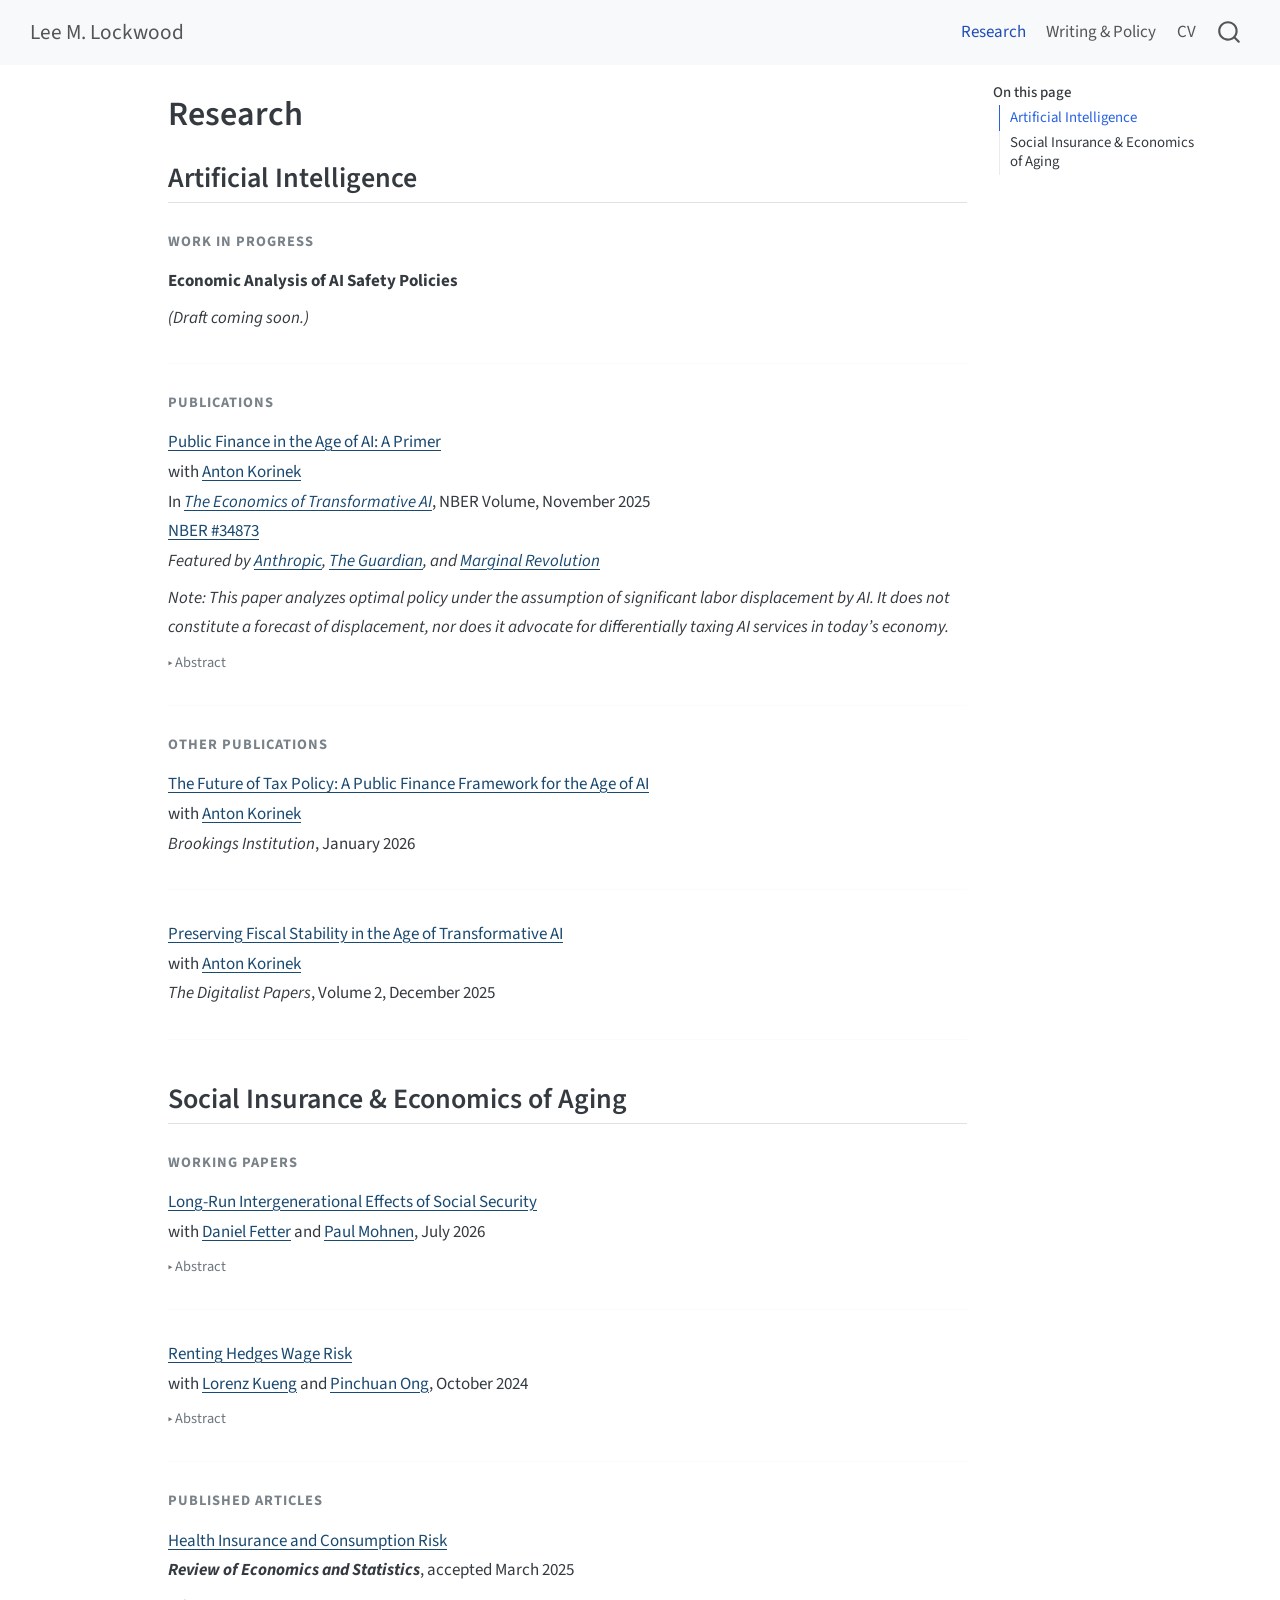
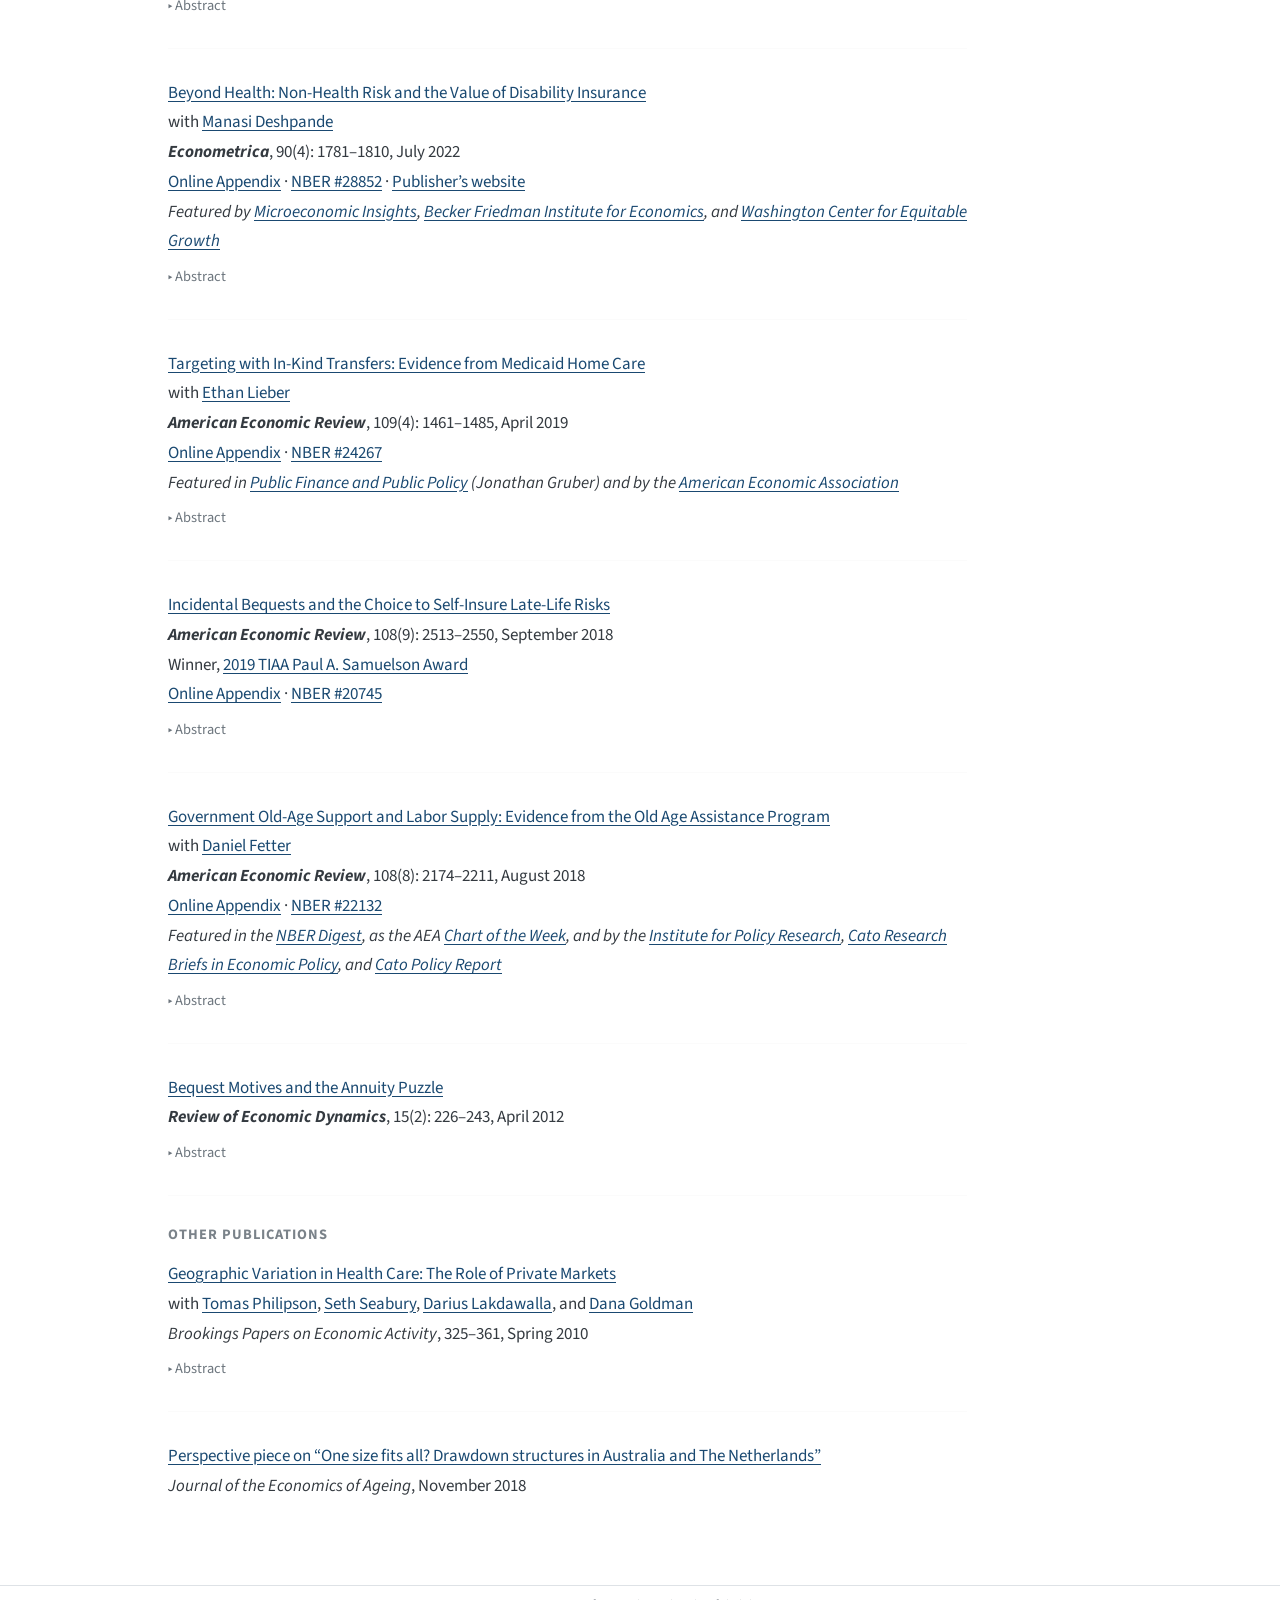
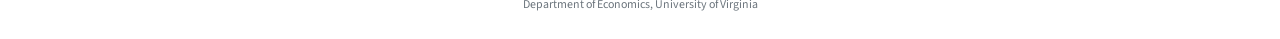
<file: research.html>
<!DOCTYPE html>
<html xmlns="http://www.w3.org/1999/xhtml" lang="en" xml:lang="en"><head>

<meta charset="utf-8">
<meta name="generator" content="quarto-1.9.38">

<meta name="viewport" content="width=device-width, initial-scale=1.0, user-scalable=yes">


<title>Research – Lee M. Lockwood</title>
<style>
/* Default styles provided by pandoc.
** See https://pandoc.org/MANUAL.html#variables-for-html for config info.
*/
code{white-space: pre-wrap;}
span.smallcaps{font-variant: small-caps;}
div.columns{display: flex; gap: min(4vw, 1.5em);}
div.column{flex: auto; overflow-x: auto;}
div.hanging-indent{margin-left: 1.5em; text-indent: -1.5em;}
ul.task-list{list-style: none;}
ul.task-list li input[type="checkbox"] {
  width: 0.8em;
  margin: 0 0.8em 0.2em -1em; /* quarto-specific, see https://github.com/quarto-dev/quarto-cli/issues/4556 */ 
  vertical-align: middle;
}
</style>


<script src="site_libs/quarto-nav/quarto-nav.js"></script>
<script src="site_libs/clipboard/clipboard.min.js"></script>
<script src="site_libs/quarto-search/autocomplete.umd.js"></script>
<script src="site_libs/quarto-search/fuse.min.js"></script>
<script src="site_libs/quarto-search/quarto-search.js"></script>
<meta name="quarto:offset" content="./">
<script src="site_libs/quarto-html/quarto.js" type="module"></script>
<script src="site_libs/quarto-html/tabsets/tabsets.js" type="module"></script>
<script src="site_libs/quarto-html/popper.min.js"></script>
<script src="site_libs/quarto-html/tippy.umd.min.js"></script>
<script src="site_libs/quarto-html/anchor.min.js"></script>
<link href="site_libs/quarto-html/tippy.css" rel="stylesheet">
<link href="site_libs/quarto-html/quarto-syntax-highlighting-15634bcf2e68342d4ad2dfa704d543f6.css" rel="stylesheet" id="quarto-text-highlighting-styles">
<script src="site_libs/bootstrap/bootstrap.min.js"></script>
<link href="site_libs/bootstrap/bootstrap-icons.css" rel="stylesheet">
<link href="site_libs/bootstrap/bootstrap-bba5ebae505b5c03f3f0d8040a416a6b.min.css" rel="stylesheet" append-hash="true" id="quarto-bootstrap" data-mode="light">
<script id="quarto-search-options" type="application/json">{
  "location": "navbar",
  "copy-button": false,
  "collapse-after": 3,
  "panel-placement": "end",
  "type": "overlay",
  "limit": 50,
  "keyboard-shortcut": [
    "f",
    "/",
    "s"
  ],
  "show-item-context": false,
  "language": {
    "search-no-results-text": "No results",
    "search-matching-documents-text": "matching documents",
    "search-copy-link-title": "Copy link to search",
    "search-hide-matches-text": "Hide additional matches",
    "search-more-match-text": "more match in this document",
    "search-more-matches-text": "more matches in this document",
    "search-clear-button-title": "Clear",
    "search-text-placeholder": "",
    "search-detached-cancel-button-title": "Cancel",
    "search-submit-button-title": "Submit",
    "search-label": "Search"
  }
}</script>
<style>html{ scroll-behavior: smooth; }</style>


<link rel="stylesheet" href="styles.css">
<meta property="og:title" content="Research – Lee M. Lockwood">
<meta property="og:site_name" content="Lee M. Lockwood">
<meta name="twitter:title" content="Research – Lee M. Lockwood">
<meta name="twitter:card" content="summary">
</head>

<body class="nav-fixed quarto-light">

<div id="quarto-search-results"></div>
  <header id="quarto-header" class="headroom fixed-top">
    <nav class="navbar navbar-expand-lg " data-bs-theme="dark">
      <div class="navbar-container container-fluid">
      <div class="navbar-brand-container mx-auto">
    <a class="navbar-brand" href="./index.html">
    <span class="navbar-title">Lee M. Lockwood</span>
    </a>
  </div>
            <div id="quarto-search" class="" title="Search"></div>
          <button class="navbar-toggler" type="button" data-bs-toggle="collapse" data-bs-target="#navbarCollapse" aria-controls="navbarCollapse" role="menu" aria-expanded="false" aria-label="Toggle navigation" onclick="if (window.quartoToggleHeadroom) { window.quartoToggleHeadroom(); }">
  <span class="navbar-toggler-icon"></span>
</button>
          <div class="collapse navbar-collapse" id="navbarCollapse">
            <ul class="navbar-nav navbar-nav-scroll ms-auto">
  <li class="nav-item">
    <a class="nav-link active" href="./research.html" aria-current="page"> 
<span class="menu-text">Research</span></a>
  </li>  
  <li class="nav-item">
    <a class="nav-link" href="./writing.html"> 
<span class="menu-text">Writing &amp; Policy</span></a>
  </li>  
  <li class="nav-item">
    <a class="nav-link" href="./cv.html"> 
<span class="menu-text">CV</span></a>
  </li>  
</ul>
          </div> <!-- /navcollapse -->
            <div class="quarto-navbar-tools">
</div>
      </div> <!-- /container-fluid -->
    </nav>
</header>
<!-- content -->
<div id="quarto-content" class="quarto-container page-columns page-rows-contents page-layout-article page-navbar">
<!-- sidebar -->
<!-- margin-sidebar -->
    <div id="quarto-margin-sidebar" class="sidebar margin-sidebar">
        <nav id="TOC" role="doc-toc" class="toc-active">
    <h2 id="toc-title">On this page</h2>
   
  <ul class="collapse">
  <li><a href="#artificial-intelligence" id="toc-artificial-intelligence" class="nav-link active" data-scroll-target="#artificial-intelligence">Artificial Intelligence</a></li>
  <li><a href="#social-insurance-economics-of-aging" id="toc-social-insurance-economics-of-aging" class="nav-link" data-scroll-target="#social-insurance-economics-of-aging">Social Insurance &amp; Economics of Aging</a></li>
  </ul>
</nav>
    </div>
<!-- main -->
<main class="content" id="quarto-document-content">

<header id="title-block-header" class="quarto-title-block default">
<div class="quarto-title">
<h1 class="title">Research</h1>
</div>



<div class="quarto-title-meta">

    
  
    
  </div>
  


</header>


<section id="artificial-intelligence" class="level2">
<h2 class="anchored" data-anchor-id="artificial-intelligence">Artificial Intelligence</h2>
<section id="work-in-progress" class="level3">
<h3 class="anchored" data-anchor-id="work-in-progress">Work in Progress</h3>
<p><strong>Economic Analysis of AI Safety Policies</strong></p>
<p><em>(Draft coming soon.)</em></p>
<hr>
</section>
<section id="publications" class="level3">
<h3 class="anchored" data-anchor-id="publications">Publications</h3>
<p><strong><a href="papers/korinek-lockwood-2025-public-finance-ai.pdf">Public Finance in the Age of AI: A Primer</a></strong><br>
with <a href="https://www.korinek.com/">Anton Korinek</a><br>
In <em><a href="https://www.nber.org/books-and-chapters/economics-transformative-ai">The Economics of Transformative AI</a></em>, NBER Volume, November 2025<br>
<a href="https://www.nber.org/papers/w34873">NBER #34873</a><br>
<em>Featured by <a href="https://www.anthropic.com/research/economic-policy-responses">Anthropic</a>, <a href="https://www.theguardian.com/business/2026/feb/23/ai-how-will-we-be-fed">The Guardian</a>, and <a href="https://marginalrevolution.com/marginalrevolution/2026/02/public-finance-in-the-age-of-ai-a-primer.html">Marginal Revolution</a></em></p>
<p><em>Note: This paper analyzes optimal policy under the assumption of significant labor displacement by AI. It does not constitute a forecast of displacement, nor does it advocate for differentially taxing AI services in today’s economy.</em></p>
<details>
<summary>
Abstract
</summary>
<p>Transformative artificial intelligence (TAI)—machines capable of performing virtually all economically valuable work—may gradually erode the two main tax bases that underpin modern tax systems: labor income and human consumption. We examine optimal taxation across two stages of artificial intelligence (AI)-driven transformation. First, if AI displaces human labor, we find that consumption taxation may serve as a primary revenue instrument, with differential commodity taxation gaining renewed relevance as labor distortions lose their constraining role. In the second stage, as autonomous artificial general intelligence (AGI) systems both produce most economic value and absorb a growing share of resources, taxing human consumption may become an inadequate means of raising revenue. We show that the taxation of autonomous AGI systems can be framed as an optimal harvesting problem and find that the resulting tax rate on AGI depends on the rate at which humans discount the future. Our analysis provides a theoretically grounded approach to balancing efficiency and equity in the Age of AI. We also apply our insights to evaluate specific proposals such as taxes on robots, compute, and tokens, as well as sovereign wealth funds and windfall clauses.</p>
</details>
<hr>
</section>
<section id="other-publications" class="level3">
<h3 class="anchored" data-anchor-id="other-publications">Other Publications</h3>
<p><strong><a href="https://www.brookings.edu/articles/future-tax-policy-a-public-finance-framework-for-the-age-of-ai/">The Future of Tax Policy: A Public Finance Framework for the Age of AI</a></strong><br>
with <a href="https://www.korinek.com/">Anton Korinek</a><br>
<em>Brookings Institution</em>, January 2026</p>
<hr>
<p><strong><a href="https://www.digitalistpapers.com/vol2/korineklockwood">Preserving Fiscal Stability in the Age of Transformative AI</a></strong><br>
with <a href="https://www.korinek.com/">Anton Korinek</a><br>
<em>The Digitalist Papers</em>, Volume 2, December 2025</p>
<hr>
</section>
</section>
<section id="social-insurance-economics-of-aging" class="level2">
<h2 class="anchored" data-anchor-id="social-insurance-economics-of-aging">Social Insurance &amp; Economics of Aging</h2>
<section id="working-papers" class="level3">
<h3 class="anchored" data-anchor-id="working-papers">Working Papers</h3>
<p><strong><a href="https://www.dropbox.com/scl/fi/hqu91txmr70qvqjht9f91/IGOASI_paper.pdf?rlkey=3459td174ra22c4cu7dbl1dxh&amp;st=0527zy9f&amp;dl=0">Long-Run Intergenerational Effects of Social Security</a></strong><br>
with <a href="https://sites.google.com/view/daniel-fetter">Daniel Fetter</a> and <a href="https://sites.google.com/view/paulmohnen">Paul Mohnen</a>, July 2026</p>
<details>
<summary>
Abstract
</summary>
<p>Both historically and today, support of aging parents has largely taken the form of in-kind transfers that require physical proximity, such as housing and caregiving. If Social Security substitutes for such support, it can relax constraints on where recipients’ children live and work. We investigate the long-run intergenerational effects of the early Social Security program, exploiting within-occupation, cross-industry differences in coverage and a new dataset linking parents to their children’s later-life outcomes. We find that sons whose parents had greater predicted coverage moved farther from their childhood homes, earned more, and lived in better neighborhoods late in life. We find no such effects for daughters, who tended to provide forms of support less easily replaced by Social Security. The gains considerably exceeded the associated Social Security benefits for the average family, with migration to better-matched labor markets a likely key driver. We propose that the early program enabled families to realize gains from migration that were back-loaded, uncertain, and difficult to contract on.</p>
</details>
<hr>
<p><strong><a href="papers/kueng-lockwood-2024-renting.pdf">Renting Hedges Wage Risk</a></strong><br>
with <a href="https://lorenzkueng.droppages.com/">Lorenz Kueng</a> and <a href="https://www.pinchuanong.com/">Pinchuan Ong</a>, October 2024</p>
<details>
<summary>
Abstract
</summary>
<p>Homeowners and renters have mirror-image exposures to the considerable volatility in housing costs. The welfare effects of these exposures depend on their correlations with the rest of household portfolios. Using 70 years of data on local markets in the U.S., we find that rent and home price changes are strongly positively correlated with wage changes at all horizons. As a result, uninsured wage income risk is hedged by renting and exacerbated by owning. These interactions with wage income risk are strong enough that for many households, renting is not only safer than owning, it is safer than full housing insurance. This highlights an important cost of owner-occupied housing and the many major policies that encourage it.</p>
</details>
<hr>
</section>
<section id="published-articles" class="level3">
<h3 class="anchored" data-anchor-id="published-articles">Published Articles</h3>
<p><strong><a href="papers/lockwood-2025-health-insurance.pdf">Health Insurance and Consumption Risk</a></strong><br>
<strong><em>Review of Economics and Statistics</em></strong>, accepted March 2025</p>
<details>
<summary>
Abstract
</summary>
<p>The effect of health insurance on consumption risk depends in part on how it interacts with other risks beyond health care cost risk, such as income risk. Using a variety of approaches, I find that for U.S. households, the interaction with other risks transforms the risk protection from health insurance. Standard contracts amplify the impact of other risks, due to both subsidizing normal goods and undoing the protection against other risks from discounts, charity care, and bad debt. Alternative contracts that account for other risks, such as contracts that limit out-of-pocket spending relative to income, can provide better risk protection.</p>
</details>
<hr>
<p><strong><a href="papers/deshpande-lockwood-2022-disability-insurance.pdf">Beyond Health: Non-Health Risk and the Value of Disability Insurance</a></strong><br>
with <a href="https://sites.google.com/view/mdeshpande">Manasi Deshpande</a><br>
<strong><em>Econometrica</em></strong>, 90(4): 1781–1810, July 2022<br>
<a href="https://www.econometricsociety.org/publications/econometrica/2022/07/01/beyond-health-nonhealth-risk-and-value-disability-insurance">Online Appendix</a> · <a href="https://www.nber.org/papers/w28852">NBER #28852</a> · <a href="https://www.econometricsociety.org/publications/econometrica/2022/07/01/beyond-health-nonhealth-risk-and-value-disability-insurance">Publisher’s website</a><br>
<em>Featured by <a href="https://microeconomicinsights.org/beyond-health-nonhealth-risk-and-the-value-of-disability-insurance/">Microeconomic Insights</a>, <a href="https://bfi.uchicago.edu/insight/research-summary/beyond-health-non-health-risk-and-the-value-of-disability-insurance/?occurrence_id=0">Becker Friedman Institute for Economics</a>, and <a href="https://equitablegrowth.org/working-papers/beyond-health-non-health-risk-and-the-value-of-disability-insurance/">Washington Center for Equitable Growth</a></em></p>
<details>
<summary>
Abstract
</summary>
<p>The public debate over disability insurance has centered on concerns about individuals without severe health conditions receiving benefits. We go beyond health risk alone to quantify the overall insurance value of U.S. disability programs, including value from insuring nonhealth risk. We find that disability recipients, especially those with less-severe health conditions, are much more likely to have experienced a wide variety of nonhealth shocks than nonrecipients. Selection into disability receipt on the basis of nonhealth shocks is so strong among individuals with less-severe health conditions that by many measures less-severe recipients are worse off than more-severe recipients. As a result, under baseline assumptions, benefits to less-severe recipients have an annual surplus value (insurance benefit less efficiency cost) over cost-equivalent tax cuts of $7,700 per recipient, about three-fourths that of benefits to more-severe recipients ($9,900). Insurance against nonhealth risk accounts for about one-half of the value of U.S. disability programs.</p>
</details>
<hr>
<p><strong><a href="papers/lieber-lockwood-2019-medicaid-home-care.pdf">Targeting with In-Kind Transfers: Evidence from Medicaid Home Care</a></strong><br>
with <a href="https://www3.nd.edu/~elieber/">Ethan Lieber</a><br>
<strong><em>American Economic Review</em></strong>, 109(4): 1461–1485, April 2019<br>
<a href="papers/lieber-lockwood-2019-medicaid-home-care-appendix.pdf">Online Appendix</a> · <a href="https://www.nber.org/papers/w24267">NBER #24267</a><br>
<em>Featured in <a href="https://store.macmillanlearning.com/us/product/Public-Finance-and-Public-Policy/p/1319281109">Public Finance and Public Policy</a> (Jonathan Gruber) and by the <a href="https://www.aeaweb.org/research/in-kind-vs-cash-medicaid-home-care">American Economic Association</a></em></p>
<details>
<summary>
Abstract
</summary>
<p>Making a transfer in kind reduces its value to recipients but can improve targeting. We develop an approach to quantifying this trade-off and apply it to home care. Using randomized experiments by Medicaid, we find that in-kind provision significantly reduces the value of the transfer to recipients while targeting a small fraction of the eligible population that is sicker and has fewer informal caregivers than the average eligible. Under a wide range of assumptions within a standard model, the targeting benefit exceeds the distortion cost. This highlights an important cost of recent reforms toward more flexible benefits.</p>
</details>
<hr>
<p><strong><a href="papers/lockwood-2018-incidental-bequests.pdf">Incidental Bequests and the Choice to Self-Insure Late-Life Risks</a></strong><br>
<strong><em>American Economic Review</em></strong>, 108(9): 2513–2550, September 2018<br>
Winner, <a href="https://www.tiaa.org/public/institute/about/events/2019-tiaa-paul-samuelson-award-ceremony">2019 TIAA Paul A. Samuelson Award</a><br>
<a href="papers/lockwood-2018-incidental-bequests-appendix.pdf">Online Appendix</a> · <a href="https://www.nber.org/papers/w20745">NBER #20745</a></p>
<details>
<summary>
Abstract
</summary>
<p>Despite facing significant uncertainty about their lifespans and health care costs, most retirees do not buy annuities or long-term care insurance. In this paper, I find that retirees’ saving and insurance choices are highly inconsistent with standard life-cycle models in which people care only about their own consumption but match well models in which bequests are luxury goods. Bequest motives tend to reduce the value of insurance by reducing the opportunity cost of precautionary saving. The results suggest that bequest motives significantly increase saving and significantly decrease purchases of long-term care insurance and annuities.</p>
</details>
<hr>
<p><strong><a href="papers/fetter-lockwood-2018-old-age-assistance.pdf">Government Old-Age Support and Labor Supply: Evidence from the Old Age Assistance Program</a></strong><br>
with <a href="https://sites.google.com/view/daniel-fetter">Daniel Fetter</a><br>
<strong><em>American Economic Review</em></strong>, 108(8): 2174–2211, August 2018<br>
<a href="papers/fetter-lockwood-2018-old-age-assistance-appendix.pdf">Online Appendix</a> · <a href="https://www.nber.org/papers/w22132">NBER #22132</a><br>
<em>Featured in the <a href="https://www.nber.org/digest/jun16/labor-supply-and-old-age-assistance-program">NBER Digest</a>, as the AEA <a href="https://www.aeaweb.org/research/charts/old-age-assistance-programs-labor-supply-impact">Chart of the Week</a>, and by the <a href="https://www.ipr.northwestern.edu/news/2016/lockwood-old-age-assistance-retirement.html">Institute for Policy Research</a>, <a href="https://www.cato.org/research-briefs-economic-policy/government-old-age-support-labor-supply-evidence-old-age-assistance">Cato Research Briefs in Economic Policy</a>, and <a href="https://www.cato.org/policy-report/july/august-2016/menu-police">Cato Policy Report</a></em></p>
<details>
<summary>
Abstract
</summary>
<p>Many government programs transfer resources to older people and implicitly or explicitly tax their labor. We shed new light on the labor supply and welfare effects of such programs by investigating the Old Age Assistance Program (OAA). Exploiting the large differences in OAA programs across states and Census data on the entire US population in 1940, we find that OAA reduced the labor force participation rate among men aged 65–74 by 8.5 percentage points, more than one-half of its 1930–1940 decline, but that OAA’s implicit taxation of earnings imposed only small welfare costs on recipients.</p>
</details>
<hr>
<p><strong><a href="papers/lockwood-2012-bequest-annuity-puzzle.pdf">Bequest Motives and the Annuity Puzzle</a></strong><br>
<strong><em>Review of Economic Dynamics</em></strong>, 15(2): 226–243, April 2012</p>
<details>
<summary>
Abstract
</summary>
<p>Few retirees annuitize any wealth, a fact that has so far defied explanation within the standard framework of forward-looking, expected utility-maximizing agents. Bequest motives seem a natural explanation. Yet the prevailing view is that people with plausible bequest motives should annuitize part of their wealth, and thus that bequest motives cannot explain why most people do not annuitize any wealth. I show, however, that people with plausible bequest motives are likely to be better off not annuitizing any wealth at available rates. The evidence suggests that bequest motives play a central role in limiting the demand for annuities.</p>
</details>
<hr>
</section>
<section id="other-publications-1" class="level3">
<h3 class="anchored" data-anchor-id="other-publications-1">Other Publications</h3>
<p><strong><a href="papers/philipson-et-al-2010-geographic-variation.pdf">Geographic Variation in Health Care: The Role of Private Markets</a></strong><br>
with <a href="https://harris.uchicago.edu/directory/tomas-philipson">Tomas Philipson</a>, <a href="https://schaeffer.usc.edu/people/seth-seabury-ph-d/">Seth Seabury</a>, <a href="https://schaeffer.usc.edu/people/darius-lakdawalla-ph-d/">Darius Lakdawalla</a>, and <a href="https://schaeffer.usc.edu/people/dana-goldman-ph-d/">Dana Goldman</a><br>
<em>Brookings Papers on Economic Activity</em>, 325–361, Spring 2010</p>
<details>
<summary>
Abstract
</summary>
<p>The Dartmouth Atlas of Health Care has documented substantial regional variation in health care utilization and spending, beyond what would be expected from such observable factors as demographics and disease severity. However, since these data are specific to Medicare, it is unclear to what extent this finding generalizes to the private sector. Economic theory suggests that private insurers have stronger incentives to restrain utilization and costs, while public insurers have greater monopsony power to restrain prices. We argue that these two differences alone should lead to greater regional variation in utilization for the public sector, but either more or less variation in spending. We provide evidence that variation in utilization in the public sector is about 2.8 times as great for outpatient visits and 3.9 times as great for hospital days as in the private sector. Variation in spending appears to be greater in the private sector, consistent with the importance of public sector price restraints.</p>
</details>
<hr>
<p><strong><a href="papers/lockwood-2018-jea-comment.pdf">Perspective piece on “One size fits all? Drawdown structures in Australia and The Netherlands”</a></strong><br>
<em>Journal of the Economics of Ageing</em>, November 2018</p>


</section>
</section>

</main> <!-- /main -->
<script id="quarto-html-after-body" type="application/javascript">
  window.document.addEventListener("DOMContentLoaded", function (event) {
    const icon = "";
    const anchorJS = new window.AnchorJS();
    anchorJS.options = {
      placement: 'right',
      icon: icon
    };
    anchorJS.add('.anchored');
    const isCodeAnnotation = (el) => {
      for (const clz of el.classList) {
        if (clz.startsWith('code-annotation-')) {                     
          return true;
        }
      }
      return false;
    }
    const onCopySuccess = function(e) {
      // button target
      const button = e.trigger;
      // don't keep focus
      button.blur();
      // flash "checked"
      button.classList.add('code-copy-button-checked');
      var currentTitle = button.getAttribute("title");
      button.setAttribute("title", "Copied!");
      let tooltip;
      if (window.bootstrap) {
        button.setAttribute("data-bs-toggle", "tooltip");
        button.setAttribute("data-bs-placement", "left");
        button.setAttribute("data-bs-title", "Copied!");
        tooltip = new bootstrap.Tooltip(button, 
          { trigger: "manual", 
            customClass: "code-copy-button-tooltip",
            offset: [0, -8]});
        tooltip.show();    
      }
      setTimeout(function() {
        if (tooltip) {
          tooltip.hide();
          button.removeAttribute("data-bs-title");
          button.removeAttribute("data-bs-toggle");
          button.removeAttribute("data-bs-placement");
        }
        button.setAttribute("title", currentTitle);
        button.classList.remove('code-copy-button-checked');
      }, 1000);
      // clear code selection
      e.clearSelection();
    }
    const getTextToCopy = function(trigger) {
      const outerScaffold = trigger.parentElement.cloneNode(true);
      const codeEl = outerScaffold.querySelector('code');
      for (const childEl of codeEl.children) {
        if (isCodeAnnotation(childEl)) {
          childEl.remove();
        }
      }
      return codeEl.innerText;
    }
    const clipboard = new window.ClipboardJS('.code-copy-button:not([data-in-quarto-modal])', {
      text: getTextToCopy
    });
    clipboard.on('success', onCopySuccess);
    if (window.document.getElementById('quarto-embedded-source-code-modal')) {
      const clipboardModal = new window.ClipboardJS('.code-copy-button[data-in-quarto-modal]', {
        text: getTextToCopy,
        container: window.document.getElementById('quarto-embedded-source-code-modal')
      });
      clipboardModal.on('success', onCopySuccess);
    }
      var localhostRegex = new RegExp(/^(?:http|https):\/\/localhost\:?[0-9]*\//);
      var mailtoRegex = new RegExp(/^mailto:/);
        var filterRegex = new RegExp("https:\/\/leemlockwood\.com");
      var isInternal = (href) => {
          return filterRegex.test(href) || localhostRegex.test(href) || mailtoRegex.test(href);
      }
      // Inspect non-navigation links and adorn them if external
     var links = window.document.querySelectorAll('a[href]:not(.nav-link):not(.navbar-brand):not(.toc-action):not(.sidebar-link):not(.sidebar-item-toggle):not(.pagination-link):not(.no-external):not([aria-hidden]):not(.dropdown-item):not(.quarto-navigation-tool):not(.about-link)');
      for (var i=0; i<links.length; i++) {
        const link = links[i];
        if (!isInternal(link.href)) {
          // undo the damage that might have been done by quarto-nav.js in the case of
          // links that we want to consider external
          if (link.dataset.originalHref !== undefined) {
            link.href = link.dataset.originalHref;
          }
            // target, if specified
            link.setAttribute("target", "_blank");
            if (link.getAttribute("rel") === null) {
              link.setAttribute("rel", "noopener");
            }
        }
      }
    function tippyHover(el, contentFn, onTriggerFn, onUntriggerFn) {
      const config = {
        allowHTML: true,
        maxWidth: 500,
        delay: 100,
        arrow: false,
        appendTo: function(el) {
            return el.parentElement;
        },
        interactive: true,
        interactiveBorder: 10,
        theme: 'quarto',
        placement: 'bottom-start',
      };
      if (contentFn) {
        config.content = contentFn;
      }
      if (onTriggerFn) {
        config.onTrigger = onTriggerFn;
      }
      if (onUntriggerFn) {
        config.onUntrigger = onUntriggerFn;
      }
      window.tippy(el, config); 
    }
    const noterefs = window.document.querySelectorAll('a[role="doc-noteref"]');
    for (var i=0; i<noterefs.length; i++) {
      const ref = noterefs[i];
      tippyHover(ref, function() {
        // use id or data attribute instead here
        let href = ref.getAttribute('data-footnote-href') || ref.getAttribute('href');
        try { href = new URL(href).hash; } catch {}
        const id = href.replace(/^#\/?/, "");
        const note = window.document.getElementById(id);
        if (note) {
          return note.innerHTML;
        } else {
          return "";
        }
      });
    }
    const xrefs = window.document.querySelectorAll('a.quarto-xref');
    const processXRef = (id, note) => {
      // Strip column container classes
      const stripColumnClz = (el) => {
        el.classList.remove("page-full", "page-columns");
        if (el.children) {
          for (const child of el.children) {
            stripColumnClz(child);
          }
        }
      }
      stripColumnClz(note)
      if (id === null || id.startsWith('sec-')) {
        // Special case sections, only their first couple elements
        const container = document.createElement("div");
        if (note.children && note.children.length > 2) {
          container.appendChild(note.children[0].cloneNode(true));
          for (let i = 1; i < note.children.length; i++) {
            const child = note.children[i];
            if (child.tagName === "P" && child.innerText === "") {
              continue;
            } else {
              container.appendChild(child.cloneNode(true));
              break;
            }
          }
          if (window.Quarto?.typesetMath) {
            window.Quarto.typesetMath(container);
          }
          return container.innerHTML
        } else {
          if (window.Quarto?.typesetMath) {
            window.Quarto.typesetMath(note);
          }
          return note.innerHTML;
        }
      } else {
        // Remove any anchor links if they are present
        const anchorLink = note.querySelector('a.anchorjs-link');
        if (anchorLink) {
          anchorLink.remove();
        }
        if (window.Quarto?.typesetMath) {
          window.Quarto.typesetMath(note);
        }
        if (note.classList.contains("callout")) {
          return note.outerHTML;
        } else {
          return note.innerHTML;
        }
      }
    }
    for (var i=0; i<xrefs.length; i++) {
      const xref = xrefs[i];
      tippyHover(xref, undefined, function(instance) {
        instance.disable();
        let url = xref.getAttribute('href');
        let hash = undefined; 
        if (url.startsWith('#')) {
          hash = url;
        } else {
          try { hash = new URL(url).hash; } catch {}
        }
        if (hash) {
          const id = hash.replace(/^#\/?/, "");
          const note = window.document.getElementById(id);
          if (note !== null) {
            try {
              const html = processXRef(id, note.cloneNode(true));
              instance.setContent(html);
            } finally {
              instance.enable();
              instance.show();
            }
          } else {
            // See if we can fetch this
            fetch(url.split('#')[0])
            .then(res => res.text())
            .then(html => {
              const parser = new DOMParser();
              const htmlDoc = parser.parseFromString(html, "text/html");
              const note = htmlDoc.getElementById(id);
              if (note !== null) {
                const html = processXRef(id, note);
                instance.setContent(html);
              } 
            }).finally(() => {
              instance.enable();
              instance.show();
            });
          }
        } else {
          // See if we can fetch a full url (with no hash to target)
          // This is a special case and we should probably do some content thinning / targeting
          fetch(url)
          .then(res => res.text())
          .then(html => {
            const parser = new DOMParser();
            const htmlDoc = parser.parseFromString(html, "text/html");
            const note = htmlDoc.querySelector('main.content');
            if (note !== null) {
              // This should only happen for chapter cross references
              // (since there is no id in the URL)
              // remove the first header
              if (note.children.length > 0 && note.children[0].tagName === "HEADER") {
                note.children[0].remove();
              }
              const html = processXRef(null, note);
              instance.setContent(html);
            } 
          }).finally(() => {
            instance.enable();
            instance.show();
          });
        }
      }, function(instance) {
      });
    }
        let selectedAnnoteEl;
        const selectorForAnnotation = ( cell, annotation) => {
          let cellAttr = 'data-code-cell="' + cell + '"';
          let lineAttr = 'data-code-annotation="' +  annotation + '"';
          const selector = 'span[' + cellAttr + '][' + lineAttr + ']';
          return selector;
        }
        const selectCodeLines = (annoteEl) => {
          const doc = window.document;
          const targetCell = annoteEl.getAttribute("data-target-cell");
          const targetAnnotation = annoteEl.getAttribute("data-target-annotation");
          const annoteSpan = window.document.querySelector(selectorForAnnotation(targetCell, targetAnnotation));
          const lines = annoteSpan.getAttribute("data-code-lines").split(",");
          const lineIds = lines.map((line) => {
            return targetCell + "-" + line;
          })
          let top = null;
          let height = null;
          let parent = null;
          if (lineIds.length > 0) {
              //compute the position of the single el (top and bottom and make a div)
              const el = window.document.getElementById(lineIds[0]);
              top = el.offsetTop;
              height = el.offsetHeight;
              parent = el.parentElement.parentElement;
            if (lineIds.length > 1) {
              const lastEl = window.document.getElementById(lineIds[lineIds.length - 1]);
              const bottom = lastEl.offsetTop + lastEl.offsetHeight;
              height = bottom - top;
            }
            if (top !== null && height !== null && parent !== null) {
              // cook up a div (if necessary) and position it 
              let div = window.document.getElementById("code-annotation-line-highlight");
              if (div === null) {
                div = window.document.createElement("div");
                div.setAttribute("id", "code-annotation-line-highlight");
                div.style.position = 'absolute';
                parent.appendChild(div);
              }
              div.style.top = top - 2 + "px";
              div.style.height = height + 4 + "px";
              div.style.left = 0;
              let gutterDiv = window.document.getElementById("code-annotation-line-highlight-gutter");
              if (gutterDiv === null) {
                gutterDiv = window.document.createElement("div");
                gutterDiv.setAttribute("id", "code-annotation-line-highlight-gutter");
                gutterDiv.style.position = 'absolute';
                const codeCell = window.document.getElementById(targetCell);
                const gutter = codeCell.querySelector('.code-annotation-gutter');
                gutter.appendChild(gutterDiv);
              }
              gutterDiv.style.top = top - 2 + "px";
              gutterDiv.style.height = height + 4 + "px";
            }
            selectedAnnoteEl = annoteEl;
          }
        };
        const unselectCodeLines = () => {
          const elementsIds = ["code-annotation-line-highlight", "code-annotation-line-highlight-gutter"];
          elementsIds.forEach((elId) => {
            const div = window.document.getElementById(elId);
            if (div) {
              div.remove();
            }
          });
          selectedAnnoteEl = undefined;
        };
          // Handle positioning of the toggle
      window.addEventListener(
        "resize",
        throttle(() => {
          elRect = undefined;
          if (selectedAnnoteEl) {
            selectCodeLines(selectedAnnoteEl);
          }
        }, 10)
      );
      function throttle(fn, ms) {
      let throttle = false;
      let timer;
        return (...args) => {
          if(!throttle) { // first call gets through
              fn.apply(this, args);
              throttle = true;
          } else { // all the others get throttled
              if(timer) clearTimeout(timer); // cancel #2
              timer = setTimeout(() => {
                fn.apply(this, args);
                timer = throttle = false;
              }, ms);
          }
        };
      }
        // Attach click handler to the DT
        const annoteDls = window.document.querySelectorAll('dt[data-target-cell]');
        for (const annoteDlNode of annoteDls) {
          annoteDlNode.addEventListener('click', (event) => {
            const clickedEl = event.target;
            if (clickedEl !== selectedAnnoteEl) {
              unselectCodeLines();
              const activeEl = window.document.querySelector('dt[data-target-cell].code-annotation-active');
              if (activeEl) {
                activeEl.classList.remove('code-annotation-active');
              }
              selectCodeLines(clickedEl);
              clickedEl.classList.add('code-annotation-active');
            } else {
              // Unselect the line
              unselectCodeLines();
              clickedEl.classList.remove('code-annotation-active');
            }
          });
        }
    const findCites = (el) => {
      const parentEl = el.parentElement;
      if (parentEl) {
        const cites = parentEl.dataset.cites;
        if (cites) {
          return {
            el,
            cites: cites.split(' ')
          };
        } else {
          return findCites(el.parentElement)
        }
      } else {
        return undefined;
      }
    };
    var bibliorefs = window.document.querySelectorAll('a[role="doc-biblioref"]');
    for (var i=0; i<bibliorefs.length; i++) {
      const ref = bibliorefs[i];
      const citeInfo = findCites(ref);
      if (citeInfo) {
        tippyHover(citeInfo.el, function() {
          var popup = window.document.createElement('div');
          citeInfo.cites.forEach(function(cite) {
            var citeDiv = window.document.createElement('div');
            citeDiv.classList.add('hanging-indent');
            citeDiv.classList.add('csl-entry');
            var biblioDiv = window.document.getElementById('ref-' + cite);
            if (biblioDiv) {
              citeDiv.innerHTML = biblioDiv.innerHTML;
            }
            popup.appendChild(citeDiv);
          });
          return popup.innerHTML;
        });
      }
    }
  });
  </script>
</div> <!-- /content -->
<footer class="footer">
  <div class="nav-footer">
    <div class="nav-footer-left">
      &nbsp;
    </div>   
    <div class="nav-footer-center">
<p>Department of Economics, University of Virginia</p>
</div>
    <div class="nav-footer-right">
      &nbsp;
    </div>
  </div>
</footer>




<script src="site_libs/quarto-html/zenscroll-min.js"></script>
</body></html>
</file>
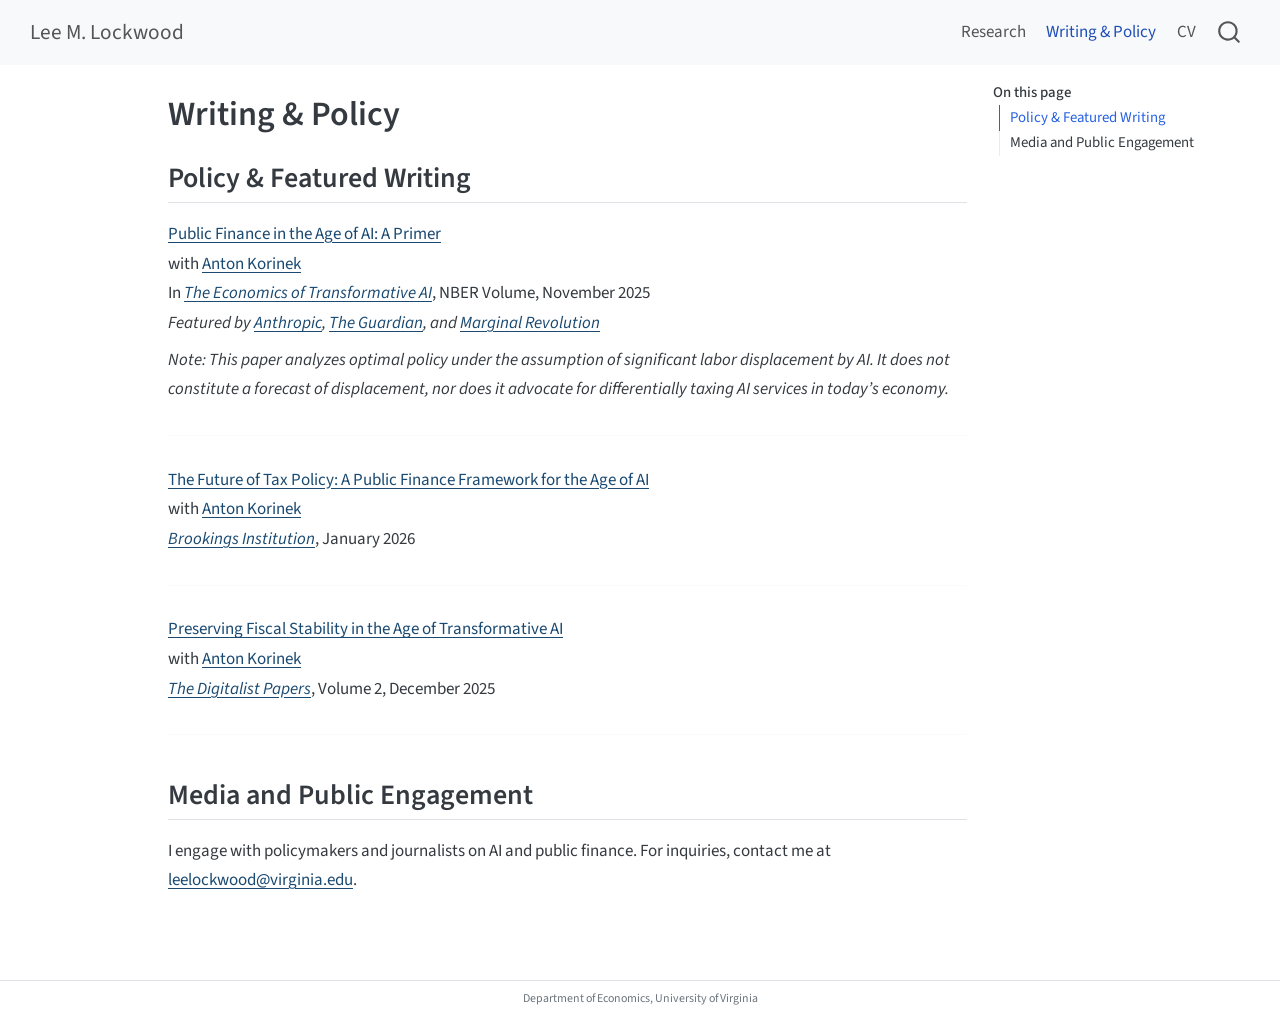
<file: writing.html>
<!DOCTYPE html>
<html xmlns="http://www.w3.org/1999/xhtml" lang="en" xml:lang="en"><head>

<meta charset="utf-8">
<meta name="generator" content="quarto-1.9.38">

<meta name="viewport" content="width=device-width, initial-scale=1.0, user-scalable=yes">


<title>Writing &amp; Policy – Lee M. Lockwood</title>
<style>
/* Default styles provided by pandoc.
** See https://pandoc.org/MANUAL.html#variables-for-html for config info.
*/
code{white-space: pre-wrap;}
span.smallcaps{font-variant: small-caps;}
div.columns{display: flex; gap: min(4vw, 1.5em);}
div.column{flex: auto; overflow-x: auto;}
div.hanging-indent{margin-left: 1.5em; text-indent: -1.5em;}
ul.task-list{list-style: none;}
ul.task-list li input[type="checkbox"] {
  width: 0.8em;
  margin: 0 0.8em 0.2em -1em; /* quarto-specific, see https://github.com/quarto-dev/quarto-cli/issues/4556 */ 
  vertical-align: middle;
}
</style>


<script src="site_libs/quarto-nav/quarto-nav.js"></script>
<script src="site_libs/clipboard/clipboard.min.js"></script>
<script src="site_libs/quarto-search/autocomplete.umd.js"></script>
<script src="site_libs/quarto-search/fuse.min.js"></script>
<script src="site_libs/quarto-search/quarto-search.js"></script>
<meta name="quarto:offset" content="./">
<script src="site_libs/quarto-html/quarto.js" type="module"></script>
<script src="site_libs/quarto-html/tabsets/tabsets.js" type="module"></script>
<script src="site_libs/quarto-html/popper.min.js"></script>
<script src="site_libs/quarto-html/tippy.umd.min.js"></script>
<script src="site_libs/quarto-html/anchor.min.js"></script>
<link href="site_libs/quarto-html/tippy.css" rel="stylesheet">
<link href="site_libs/quarto-html/quarto-syntax-highlighting-15634bcf2e68342d4ad2dfa704d543f6.css" rel="stylesheet" id="quarto-text-highlighting-styles">
<script src="site_libs/bootstrap/bootstrap.min.js"></script>
<link href="site_libs/bootstrap/bootstrap-icons.css" rel="stylesheet">
<link href="site_libs/bootstrap/bootstrap-bba5ebae505b5c03f3f0d8040a416a6b.min.css" rel="stylesheet" append-hash="true" id="quarto-bootstrap" data-mode="light">
<script id="quarto-search-options" type="application/json">{
  "location": "navbar",
  "copy-button": false,
  "collapse-after": 3,
  "panel-placement": "end",
  "type": "overlay",
  "limit": 50,
  "keyboard-shortcut": [
    "f",
    "/",
    "s"
  ],
  "show-item-context": false,
  "language": {
    "search-no-results-text": "No results",
    "search-matching-documents-text": "matching documents",
    "search-copy-link-title": "Copy link to search",
    "search-hide-matches-text": "Hide additional matches",
    "search-more-match-text": "more match in this document",
    "search-more-matches-text": "more matches in this document",
    "search-clear-button-title": "Clear",
    "search-text-placeholder": "",
    "search-detached-cancel-button-title": "Cancel",
    "search-submit-button-title": "Submit",
    "search-label": "Search"
  }
}</script>
<style>html{ scroll-behavior: smooth; }</style>


<link rel="stylesheet" href="styles.css">
<meta property="og:title" content="Writing &amp; Policy – Lee M. Lockwood">
<meta property="og:description" content="Professor of Economics, University of Virginia. Research on AI economics, public finance, and social insurance.">
<meta property="og:site_name" content="Lee M. Lockwood">
<meta name="twitter:title" content="Writing &amp; Policy – Lee M. Lockwood">
<meta name="twitter:description" content="Professor of Economics, University of Virginia. Research on AI economics, public finance, and social insurance.">
<meta name="twitter:card" content="summary">
</head>

<body class="nav-fixed quarto-light">

<div id="quarto-search-results"></div>
  <header id="quarto-header" class="headroom fixed-top">
    <nav class="navbar navbar-expand-lg " data-bs-theme="dark">
      <div class="navbar-container container-fluid">
      <div class="navbar-brand-container mx-auto">
    <a class="navbar-brand" href="./index.html">
    <span class="navbar-title">Lee M. Lockwood</span>
    </a>
  </div>
            <div id="quarto-search" class="" title="Search"></div>
          <button class="navbar-toggler" type="button" data-bs-toggle="collapse" data-bs-target="#navbarCollapse" aria-controls="navbarCollapse" role="menu" aria-expanded="false" aria-label="Toggle navigation" onclick="if (window.quartoToggleHeadroom) { window.quartoToggleHeadroom(); }">
  <span class="navbar-toggler-icon"></span>
</button>
          <div class="collapse navbar-collapse" id="navbarCollapse">
            <ul class="navbar-nav navbar-nav-scroll ms-auto">
  <li class="nav-item">
    <a class="nav-link" href="./research.html"> 
<span class="menu-text">Research</span></a>
  </li>  
  <li class="nav-item">
    <a class="nav-link active" href="./writing.html" aria-current="page"> 
<span class="menu-text">Writing &amp; Policy</span></a>
  </li>  
  <li class="nav-item">
    <a class="nav-link" href="./cv.html"> 
<span class="menu-text">CV</span></a>
  </li>  
</ul>
          </div> <!-- /navcollapse -->
            <div class="quarto-navbar-tools">
</div>
      </div> <!-- /container-fluid -->
    </nav>
</header>
<!-- content -->
<div id="quarto-content" class="quarto-container page-columns page-rows-contents page-layout-article page-navbar">
<!-- sidebar -->
<!-- margin-sidebar -->
    <div id="quarto-margin-sidebar" class="sidebar margin-sidebar">
        <nav id="TOC" role="doc-toc" class="toc-active">
    <h2 id="toc-title">On this page</h2>
   
  <ul class="collapse">
  <li><a href="#policy-featured-writing" id="toc-policy-featured-writing" class="nav-link active" data-scroll-target="#policy-featured-writing">Policy &amp; Featured Writing</a></li>
  <li><a href="#media-and-public-engagement" id="toc-media-and-public-engagement" class="nav-link" data-scroll-target="#media-and-public-engagement">Media and Public Engagement</a></li>
  </ul>
</nav>
    </div>
<!-- main -->
<main class="content" id="quarto-document-content">

<header id="title-block-header" class="quarto-title-block default">
<div class="quarto-title">
<h1 class="title">Writing &amp; Policy</h1>
</div>



<div class="quarto-title-meta">

    
  
    
  </div>
  


</header>


<section id="policy-featured-writing" class="level2">
<h2 class="anchored" data-anchor-id="policy-featured-writing">Policy &amp; Featured Writing</h2>
<p><strong><a href="papers/korinek-lockwood-2025-public-finance-ai.pdf">Public Finance in the Age of AI: A Primer</a></strong><br>
with <a href="https://www.korinek.com/">Anton Korinek</a><br>
In <em><a href="https://www.nber.org/books-and-chapters/economics-transformative-ai">The Economics of Transformative AI</a></em>, NBER Volume, November 2025<br>
<em>Featured by <a href="https://www.anthropic.com/research/economic-policy-responses">Anthropic</a>, <a href="https://www.theguardian.com/business/2026/feb/23/ai-how-will-we-be-fed">The Guardian</a>, and <a href="https://marginalrevolution.com/marginalrevolution/2026/02/public-finance-in-the-age-of-ai-a-primer.html">Marginal Revolution</a></em></p>
<p><em>Note: This paper analyzes optimal policy under the assumption of significant labor displacement by AI. It does not constitute a forecast of displacement, nor does it advocate for differentially taxing AI services in today’s economy.</em></p>
<hr>
<p><strong><a href="https://www.brookings.edu/articles/future-tax-policy-a-public-finance-framework-for-the-age-of-ai/">The Future of Tax Policy: A Public Finance Framework for the Age of AI</a></strong><br>
with <a href="https://www.korinek.com/">Anton Korinek</a><br>
<em><a href="https://www.brookings.edu/research-commentary/">Brookings Institution</a></em>, January 2026</p>
<hr>
<p><strong><a href="https://www.digitalistpapers.com/vol2/korineklockwood">Preserving Fiscal Stability in the Age of Transformative AI</a></strong><br>
with <a href="https://www.korinek.com/">Anton Korinek</a><br>
<em><a href="https://www.digitalistpapers.com/volume2">The Digitalist Papers</a></em>, Volume 2, December 2025</p>
<hr>
</section>
<section id="media-and-public-engagement" class="level2">
<h2 class="anchored" data-anchor-id="media-and-public-engagement">Media and Public Engagement</h2>
<p>I engage with policymakers and journalists on AI and public finance. For inquiries, contact me at <a href="mailto:leelockwood@virginia.edu">leelockwood@virginia.edu</a>.</p>


</section>

</main> <!-- /main -->
<script id="quarto-html-after-body" type="application/javascript">
  window.document.addEventListener("DOMContentLoaded", function (event) {
    const icon = "";
    const anchorJS = new window.AnchorJS();
    anchorJS.options = {
      placement: 'right',
      icon: icon
    };
    anchorJS.add('.anchored');
    const isCodeAnnotation = (el) => {
      for (const clz of el.classList) {
        if (clz.startsWith('code-annotation-')) {                     
          return true;
        }
      }
      return false;
    }
    const onCopySuccess = function(e) {
      // button target
      const button = e.trigger;
      // don't keep focus
      button.blur();
      // flash "checked"
      button.classList.add('code-copy-button-checked');
      var currentTitle = button.getAttribute("title");
      button.setAttribute("title", "Copied!");
      let tooltip;
      if (window.bootstrap) {
        button.setAttribute("data-bs-toggle", "tooltip");
        button.setAttribute("data-bs-placement", "left");
        button.setAttribute("data-bs-title", "Copied!");
        tooltip = new bootstrap.Tooltip(button, 
          { trigger: "manual", 
            customClass: "code-copy-button-tooltip",
            offset: [0, -8]});
        tooltip.show();    
      }
      setTimeout(function() {
        if (tooltip) {
          tooltip.hide();
          button.removeAttribute("data-bs-title");
          button.removeAttribute("data-bs-toggle");
          button.removeAttribute("data-bs-placement");
        }
        button.setAttribute("title", currentTitle);
        button.classList.remove('code-copy-button-checked');
      }, 1000);
      // clear code selection
      e.clearSelection();
    }
    const getTextToCopy = function(trigger) {
      const outerScaffold = trigger.parentElement.cloneNode(true);
      const codeEl = outerScaffold.querySelector('code');
      for (const childEl of codeEl.children) {
        if (isCodeAnnotation(childEl)) {
          childEl.remove();
        }
      }
      return codeEl.innerText;
    }
    const clipboard = new window.ClipboardJS('.code-copy-button:not([data-in-quarto-modal])', {
      text: getTextToCopy
    });
    clipboard.on('success', onCopySuccess);
    if (window.document.getElementById('quarto-embedded-source-code-modal')) {
      const clipboardModal = new window.ClipboardJS('.code-copy-button[data-in-quarto-modal]', {
        text: getTextToCopy,
        container: window.document.getElementById('quarto-embedded-source-code-modal')
      });
      clipboardModal.on('success', onCopySuccess);
    }
      var localhostRegex = new RegExp(/^(?:http|https):\/\/localhost\:?[0-9]*\//);
      var mailtoRegex = new RegExp(/^mailto:/);
        var filterRegex = new RegExp("https:\/\/leemlockwood\.com");
      var isInternal = (href) => {
          return filterRegex.test(href) || localhostRegex.test(href) || mailtoRegex.test(href);
      }
      // Inspect non-navigation links and adorn them if external
     var links = window.document.querySelectorAll('a[href]:not(.nav-link):not(.navbar-brand):not(.toc-action):not(.sidebar-link):not(.sidebar-item-toggle):not(.pagination-link):not(.no-external):not([aria-hidden]):not(.dropdown-item):not(.quarto-navigation-tool):not(.about-link)');
      for (var i=0; i<links.length; i++) {
        const link = links[i];
        if (!isInternal(link.href)) {
          // undo the damage that might have been done by quarto-nav.js in the case of
          // links that we want to consider external
          if (link.dataset.originalHref !== undefined) {
            link.href = link.dataset.originalHref;
          }
            // target, if specified
            link.setAttribute("target", "_blank");
            if (link.getAttribute("rel") === null) {
              link.setAttribute("rel", "noopener");
            }
        }
      }
    function tippyHover(el, contentFn, onTriggerFn, onUntriggerFn) {
      const config = {
        allowHTML: true,
        maxWidth: 500,
        delay: 100,
        arrow: false,
        appendTo: function(el) {
            return el.parentElement;
        },
        interactive: true,
        interactiveBorder: 10,
        theme: 'quarto',
        placement: 'bottom-start',
      };
      if (contentFn) {
        config.content = contentFn;
      }
      if (onTriggerFn) {
        config.onTrigger = onTriggerFn;
      }
      if (onUntriggerFn) {
        config.onUntrigger = onUntriggerFn;
      }
      window.tippy(el, config); 
    }
    const noterefs = window.document.querySelectorAll('a[role="doc-noteref"]');
    for (var i=0; i<noterefs.length; i++) {
      const ref = noterefs[i];
      tippyHover(ref, function() {
        // use id or data attribute instead here
        let href = ref.getAttribute('data-footnote-href') || ref.getAttribute('href');
        try { href = new URL(href).hash; } catch {}
        const id = href.replace(/^#\/?/, "");
        const note = window.document.getElementById(id);
        if (note) {
          return note.innerHTML;
        } else {
          return "";
        }
      });
    }
    const xrefs = window.document.querySelectorAll('a.quarto-xref');
    const processXRef = (id, note) => {
      // Strip column container classes
      const stripColumnClz = (el) => {
        el.classList.remove("page-full", "page-columns");
        if (el.children) {
          for (const child of el.children) {
            stripColumnClz(child);
          }
        }
      }
      stripColumnClz(note)
      if (id === null || id.startsWith('sec-')) {
        // Special case sections, only their first couple elements
        const container = document.createElement("div");
        if (note.children && note.children.length > 2) {
          container.appendChild(note.children[0].cloneNode(true));
          for (let i = 1; i < note.children.length; i++) {
            const child = note.children[i];
            if (child.tagName === "P" && child.innerText === "") {
              continue;
            } else {
              container.appendChild(child.cloneNode(true));
              break;
            }
          }
          if (window.Quarto?.typesetMath) {
            window.Quarto.typesetMath(container);
          }
          return container.innerHTML
        } else {
          if (window.Quarto?.typesetMath) {
            window.Quarto.typesetMath(note);
          }
          return note.innerHTML;
        }
      } else {
        // Remove any anchor links if they are present
        const anchorLink = note.querySelector('a.anchorjs-link');
        if (anchorLink) {
          anchorLink.remove();
        }
        if (window.Quarto?.typesetMath) {
          window.Quarto.typesetMath(note);
        }
        if (note.classList.contains("callout")) {
          return note.outerHTML;
        } else {
          return note.innerHTML;
        }
      }
    }
    for (var i=0; i<xrefs.length; i++) {
      const xref = xrefs[i];
      tippyHover(xref, undefined, function(instance) {
        instance.disable();
        let url = xref.getAttribute('href');
        let hash = undefined; 
        if (url.startsWith('#')) {
          hash = url;
        } else {
          try { hash = new URL(url).hash; } catch {}
        }
        if (hash) {
          const id = hash.replace(/^#\/?/, "");
          const note = window.document.getElementById(id);
          if (note !== null) {
            try {
              const html = processXRef(id, note.cloneNode(true));
              instance.setContent(html);
            } finally {
              instance.enable();
              instance.show();
            }
          } else {
            // See if we can fetch this
            fetch(url.split('#')[0])
            .then(res => res.text())
            .then(html => {
              const parser = new DOMParser();
              const htmlDoc = parser.parseFromString(html, "text/html");
              const note = htmlDoc.getElementById(id);
              if (note !== null) {
                const html = processXRef(id, note);
                instance.setContent(html);
              } 
            }).finally(() => {
              instance.enable();
              instance.show();
            });
          }
        } else {
          // See if we can fetch a full url (with no hash to target)
          // This is a special case and we should probably do some content thinning / targeting
          fetch(url)
          .then(res => res.text())
          .then(html => {
            const parser = new DOMParser();
            const htmlDoc = parser.parseFromString(html, "text/html");
            const note = htmlDoc.querySelector('main.content');
            if (note !== null) {
              // This should only happen for chapter cross references
              // (since there is no id in the URL)
              // remove the first header
              if (note.children.length > 0 && note.children[0].tagName === "HEADER") {
                note.children[0].remove();
              }
              const html = processXRef(null, note);
              instance.setContent(html);
            } 
          }).finally(() => {
            instance.enable();
            instance.show();
          });
        }
      }, function(instance) {
      });
    }
        let selectedAnnoteEl;
        const selectorForAnnotation = ( cell, annotation) => {
          let cellAttr = 'data-code-cell="' + cell + '"';
          let lineAttr = 'data-code-annotation="' +  annotation + '"';
          const selector = 'span[' + cellAttr + '][' + lineAttr + ']';
          return selector;
        }
        const selectCodeLines = (annoteEl) => {
          const doc = window.document;
          const targetCell = annoteEl.getAttribute("data-target-cell");
          const targetAnnotation = annoteEl.getAttribute("data-target-annotation");
          const annoteSpan = window.document.querySelector(selectorForAnnotation(targetCell, targetAnnotation));
          const lines = annoteSpan.getAttribute("data-code-lines").split(",");
          const lineIds = lines.map((line) => {
            return targetCell + "-" + line;
          })
          let top = null;
          let height = null;
          let parent = null;
          if (lineIds.length > 0) {
              //compute the position of the single el (top and bottom and make a div)
              const el = window.document.getElementById(lineIds[0]);
              top = el.offsetTop;
              height = el.offsetHeight;
              parent = el.parentElement.parentElement;
            if (lineIds.length > 1) {
              const lastEl = window.document.getElementById(lineIds[lineIds.length - 1]);
              const bottom = lastEl.offsetTop + lastEl.offsetHeight;
              height = bottom - top;
            }
            if (top !== null && height !== null && parent !== null) {
              // cook up a div (if necessary) and position it 
              let div = window.document.getElementById("code-annotation-line-highlight");
              if (div === null) {
                div = window.document.createElement("div");
                div.setAttribute("id", "code-annotation-line-highlight");
                div.style.position = 'absolute';
                parent.appendChild(div);
              }
              div.style.top = top - 2 + "px";
              div.style.height = height + 4 + "px";
              div.style.left = 0;
              let gutterDiv = window.document.getElementById("code-annotation-line-highlight-gutter");
              if (gutterDiv === null) {
                gutterDiv = window.document.createElement("div");
                gutterDiv.setAttribute("id", "code-annotation-line-highlight-gutter");
                gutterDiv.style.position = 'absolute';
                const codeCell = window.document.getElementById(targetCell);
                const gutter = codeCell.querySelector('.code-annotation-gutter');
                gutter.appendChild(gutterDiv);
              }
              gutterDiv.style.top = top - 2 + "px";
              gutterDiv.style.height = height + 4 + "px";
            }
            selectedAnnoteEl = annoteEl;
          }
        };
        const unselectCodeLines = () => {
          const elementsIds = ["code-annotation-line-highlight", "code-annotation-line-highlight-gutter"];
          elementsIds.forEach((elId) => {
            const div = window.document.getElementById(elId);
            if (div) {
              div.remove();
            }
          });
          selectedAnnoteEl = undefined;
        };
          // Handle positioning of the toggle
      window.addEventListener(
        "resize",
        throttle(() => {
          elRect = undefined;
          if (selectedAnnoteEl) {
            selectCodeLines(selectedAnnoteEl);
          }
        }, 10)
      );
      function throttle(fn, ms) {
      let throttle = false;
      let timer;
        return (...args) => {
          if(!throttle) { // first call gets through
              fn.apply(this, args);
              throttle = true;
          } else { // all the others get throttled
              if(timer) clearTimeout(timer); // cancel #2
              timer = setTimeout(() => {
                fn.apply(this, args);
                timer = throttle = false;
              }, ms);
          }
        };
      }
        // Attach click handler to the DT
        const annoteDls = window.document.querySelectorAll('dt[data-target-cell]');
        for (const annoteDlNode of annoteDls) {
          annoteDlNode.addEventListener('click', (event) => {
            const clickedEl = event.target;
            if (clickedEl !== selectedAnnoteEl) {
              unselectCodeLines();
              const activeEl = window.document.querySelector('dt[data-target-cell].code-annotation-active');
              if (activeEl) {
                activeEl.classList.remove('code-annotation-active');
              }
              selectCodeLines(clickedEl);
              clickedEl.classList.add('code-annotation-active');
            } else {
              // Unselect the line
              unselectCodeLines();
              clickedEl.classList.remove('code-annotation-active');
            }
          });
        }
    const findCites = (el) => {
      const parentEl = el.parentElement;
      if (parentEl) {
        const cites = parentEl.dataset.cites;
        if (cites) {
          return {
            el,
            cites: cites.split(' ')
          };
        } else {
          return findCites(el.parentElement)
        }
      } else {
        return undefined;
      }
    };
    var bibliorefs = window.document.querySelectorAll('a[role="doc-biblioref"]');
    for (var i=0; i<bibliorefs.length; i++) {
      const ref = bibliorefs[i];
      const citeInfo = findCites(ref);
      if (citeInfo) {
        tippyHover(citeInfo.el, function() {
          var popup = window.document.createElement('div');
          citeInfo.cites.forEach(function(cite) {
            var citeDiv = window.document.createElement('div');
            citeDiv.classList.add('hanging-indent');
            citeDiv.classList.add('csl-entry');
            var biblioDiv = window.document.getElementById('ref-' + cite);
            if (biblioDiv) {
              citeDiv.innerHTML = biblioDiv.innerHTML;
            }
            popup.appendChild(citeDiv);
          });
          return popup.innerHTML;
        });
      }
    }
  });
  </script>
</div> <!-- /content -->
<footer class="footer">
  <div class="nav-footer">
    <div class="nav-footer-left">
      &nbsp;
    </div>   
    <div class="nav-footer-center">
<p>Department of Economics, University of Virginia</p>
</div>
    <div class="nav-footer-right">
      &nbsp;
    </div>
  </div>
</footer>




<script src="site_libs/quarto-html/zenscroll-min.js"></script>
</body></html>
</file>
<file: site_libs/quarto-html/tippy.css>
.tippy-box[data-animation=fade][data-state=hidden]{opacity:0}[data-tippy-root]{max-width:calc(100vw - 10px)}.tippy-box{position:relative;background-color:#333;color:#fff;border-radius:4px;font-size:14px;line-height:1.4;white-space:normal;outline:0;transition-property:transform,visibility,opacity}.tippy-box[data-placement^=top]>.tippy-arrow{bottom:0}.tippy-box[data-placement^=top]>.tippy-arrow:before{bottom:-7px;left:0;border-width:8px 8px 0;border-top-color:initial;transform-origin:center top}.tippy-box[data-placement^=bottom]>.tippy-arrow{top:0}.tippy-box[data-placement^=bottom]>.tippy-arrow:before{top:-7px;left:0;border-width:0 8px 8px;border-bottom-color:initial;transform-origin:center bottom}.tippy-box[data-placement^=left]>.tippy-arrow{right:0}.tippy-box[data-placement^=left]>.tippy-arrow:before{border-width:8px 0 8px 8px;border-left-color:initial;right:-7px;transform-origin:center left}.tippy-box[data-placement^=right]>.tippy-arrow{left:0}.tippy-box[data-placement^=right]>.tippy-arrow:before{left:-7px;border-width:8px 8px 8px 0;border-right-color:initial;transform-origin:center right}.tippy-box[data-inertia][data-state=visible]{transition-timing-function:cubic-bezier(.54,1.5,.38,1.11)}.tippy-arrow{width:16px;height:16px;color:#333}.tippy-arrow:before{content:"";position:absolute;border-color:transparent;border-style:solid}.tippy-content{position:relative;padding:5px 9px;z-index:1}
</file>
<file: site_libs/quarto-html/quarto-syntax-highlighting-15634bcf2e68342d4ad2dfa704d543f6.css>
/* quarto syntax highlight colors */
:root {
  --quarto-hl-ot-color: #003B4F;
  --quarto-hl-at-color: #657422;
  --quarto-hl-ss-color: #20794D;
  --quarto-hl-an-color: #5E5E5E;
  --quarto-hl-fu-color: #4758AB;
  --quarto-hl-st-color: #20794D;
  --quarto-hl-cf-color: #003B4F;
  --quarto-hl-op-color: #5E5E5E;
  --quarto-hl-er-color: #AD0000;
  --quarto-hl-bn-color: #AD0000;
  --quarto-hl-al-color: #AD0000;
  --quarto-hl-va-color: #111111;
  --quarto-hl-bu-color: inherit;
  --quarto-hl-ex-color: inherit;
  --quarto-hl-pp-color: #AD0000;
  --quarto-hl-in-color: #5E5E5E;
  --quarto-hl-vs-color: #20794D;
  --quarto-hl-wa-color: #5E5E5E;
  --quarto-hl-do-color: #5E5E5E;
  --quarto-hl-im-color: #00769E;
  --quarto-hl-ch-color: #20794D;
  --quarto-hl-dt-color: #AD0000;
  --quarto-hl-fl-color: #AD0000;
  --quarto-hl-co-color: #5E5E5E;
  --quarto-hl-cv-color: #5E5E5E;
  --quarto-hl-cn-color: #8f5902;
  --quarto-hl-sc-color: #5E5E5E;
  --quarto-hl-dv-color: #AD0000;
  --quarto-hl-kw-color: #003B4F;
}

/* other quarto variables */
:root {
  --quarto-font-monospace: SFMono-Regular, Menlo, Monaco, Consolas, "Liberation Mono", "Courier New", monospace;
}

/* syntax highlight based on Pandoc's rules */
pre > code.sourceCode > span {
  color: #003B4F;
}

code.sourceCode > span {
  color: #003B4F;
}

div.sourceCode,
div.sourceCode pre.sourceCode {
  color: #003B4F;
}

/* Normal */
code span {
  color: #003B4F;
}

/* Alert */
code span.al {
  color: #AD0000;
  font-style: inherit;
}

/* Annotation */
code span.an {
  color: #5E5E5E;
  font-style: inherit;
}

/* Attribute */
code span.at {
  color: #657422;
  font-style: inherit;
}

/* BaseN */
code span.bn {
  color: #AD0000;
  font-style: inherit;
}

/* BuiltIn */
code span.bu {
  font-style: inherit;
}

/* ControlFlow */
code span.cf {
  color: #003B4F;
  font-weight: bold;
  font-style: inherit;
}

/* Char */
code span.ch {
  color: #20794D;
  font-style: inherit;
}

/* Constant */
code span.cn {
  color: #8f5902;
  font-style: inherit;
}

/* Comment */
code span.co {
  color: #5E5E5E;
  font-style: inherit;
}

/* CommentVar */
code span.cv {
  color: #5E5E5E;
  font-style: italic;
}

/* Documentation */
code span.do {
  color: #5E5E5E;
  font-style: italic;
}

/* DataType */
code span.dt {
  color: #AD0000;
  font-style: inherit;
}

/* DecVal */
code span.dv {
  color: #AD0000;
  font-style: inherit;
}

/* Error */
code span.er {
  color: #AD0000;
  font-style: inherit;
}

/* Extension */
code span.ex {
  font-style: inherit;
}

/* Float */
code span.fl {
  color: #AD0000;
  font-style: inherit;
}

/* Function */
code span.fu {
  color: #4758AB;
  font-style: inherit;
}

/* Import */
code span.im {
  color: #00769E;
  font-style: inherit;
}

/* Information */
code span.in {
  color: #5E5E5E;
  font-style: inherit;
}

/* Keyword */
code span.kw {
  color: #003B4F;
  font-weight: bold;
  font-style: inherit;
}

/* Operator */
code span.op {
  color: #5E5E5E;
  font-style: inherit;
}

/* Other */
code span.ot {
  color: #003B4F;
  font-style: inherit;
}

/* Preprocessor */
code span.pp {
  color: #AD0000;
  font-style: inherit;
}

/* SpecialChar */
code span.sc {
  color: #5E5E5E;
  font-style: inherit;
}

/* SpecialString */
code span.ss {
  color: #20794D;
  font-style: inherit;
}

/* String */
code span.st {
  color: #20794D;
  font-style: inherit;
}

/* Variable */
code span.va {
  color: #111111;
  font-style: inherit;
}

/* VerbatimString */
code span.vs {
  color: #20794D;
  font-style: inherit;
}

/* Warning */
code span.wa {
  color: #5E5E5E;
  font-style: italic;
}

.prevent-inlining {
  content: "</";
}

/*# sourceMappingURL=f23921c56f73e400b49028c9186a1aa0.css.map */
</file>
<file: styles.css>
/* === Typography === */
body {
  line-height: 1.75;
}

/* === Headings === */
h2 {
  border-bottom: 1px solid #dee2e6;
  padding-bottom: 0.35rem;
  margin-top: 2.5rem;
  margin-bottom: 1rem;
}

h3 {
  font-size: 0.85rem;
  font-weight: 700;
  text-transform: uppercase;
  letter-spacing: 0.07em;
  color: #6c757d;
  margin-top: 1.75rem;
  margin-bottom: 1rem;
}

/* === Links === */
a {
  color: #1a4971;
}

a:hover {
  color: #0d2d4a;
  text-decoration: underline;
}

/* Keep navbar links standard */
.navbar a,
.navbar a:hover {
  text-decoration: none;
}

/* === Paper entries (research & writing pages) === */
/* Each entry is a paragraph block — add breathing room between them */
#quarto-document-content p {
  margin-bottom: 0.4rem;
}

hr {
  margin: 1.75rem 0;
  border-color: #f0f0f0;
}

/* === Home page subtitle === */
.quarto-title-meta {
  margin-bottom: 1.5rem;
}

/* === Footer === */
.nav-footer {
  border-top: 1px solid #dee2e6;
  font-size: 0.85rem;
  color: #6c757d;
}

/* === Abstract toggles === */
details {
  margin-top: 0.3rem;
}

details summary {
  font-size: 0.85rem;
  color: #6c757d;
  cursor: pointer;
  user-select: none;
  list-style: none;
}

details summary::before {
  content: "▸ ";
}

details[open] summary::before {
  content: "▾ ";
}

details summary:hover {
  color: #1a4971;
}

details > p {
  font-size: 0.9rem;
  margin-top: 0.6rem;
  margin-bottom: 0;
  padding-left: 1rem;
  border-left: 2px solid #dee2e6;
  color: #495057;
}
</file>
